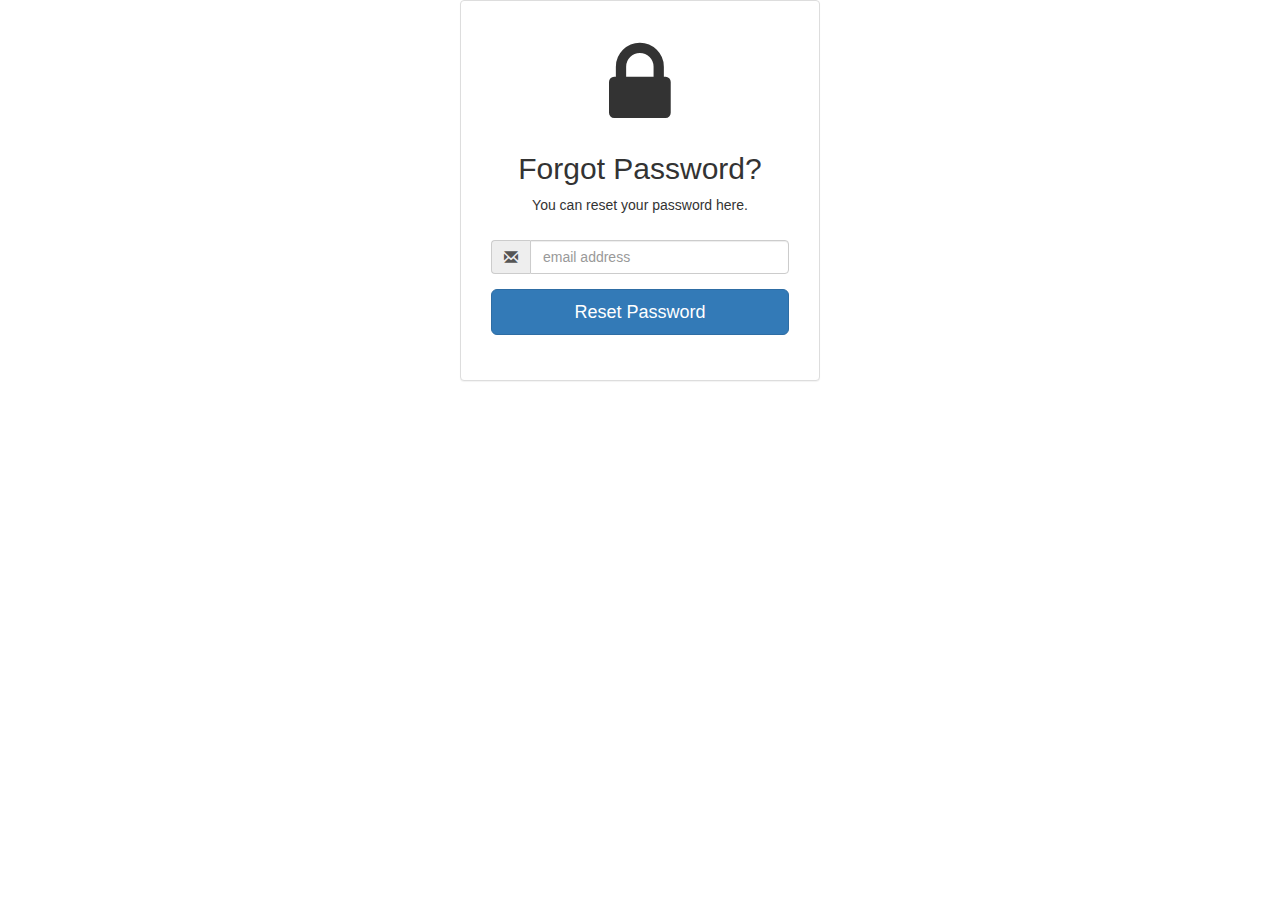
<file: forget.html>
<!DOCTYPE html>
<html lang="en">
  <head>
    <meta charset="UTF-8" />
    <meta http-equiv="X-UA-Compatible" content="IE=edge" />
    <meta name="viewport" content="width=device-width, initial-scale=1.0" />
    <link
      href="//maxcdn.bootstrapcdn.com/bootstrap/3.3.0/css/bootstrap.min.css"
      rel="stylesheet"
      id="bootstrap-css"
    />
    <script src="//maxcdn.bootstrapcdn.com/bootstrap/3.3.0/js/bootstrap.min.js"></script>
    <script src="//code.jquery.com/jquery-1.11.1.min.js"></script>
    <title>Forgetpassword</title>
  </head>
  <body>
    <link
      rel="stylesheet"
      href="https://maxcdn.bootstrapcdn.com/font-awesome/4.5.0/css/font-awesome.min.css"
    />
    <div class="form-gap"></div>
    <div class="container">
      <div class="row">
        <div class="col-md-4 col-md-offset-4">
          <div class="panel panel-default">
            <div class="panel-body">
              <div class="text-center">
                <h3><i class="fa fa-lock fa-4x"></i></h3>
                <h2 class="text-center">Forgot Password?</h2>
                <p>You can reset your password here.</p>
                <div class="panel-body">
                  <form
                    id="register-form"
                    role="form"
                    autocomplete="off"
                    class="form"
                    method="post"
                  >
                    <div class="form-group">
                      <div class="input-group">
                        <span class="input-group-addon"
                          ><i
                            class="glyphicon glyphicon-envelope color-blue"
                          ></i
                        ></span>
                        <input
                          id="email"
                          name="email"
                          placeholder="email address"
                          class="form-control"
                          type="email"
                        />
                      </div>
                    </div>
                    <div class="form-group">
                      <input
                        name="recover-submit"
                        class="btn btn-lg btn-primary btn-block"
                        value="Reset Password"
                        type="submit"
                      />
                    </div>

                    <input
                      type="hidden"
                      class="hide"
                      name="token"
                      id="token"
                      value=""
                    />
                  </form>
                </div>
              </div>
            </div>
          </div>
        </div>
      </div>
    </div>
  </body>
</html>
</file>
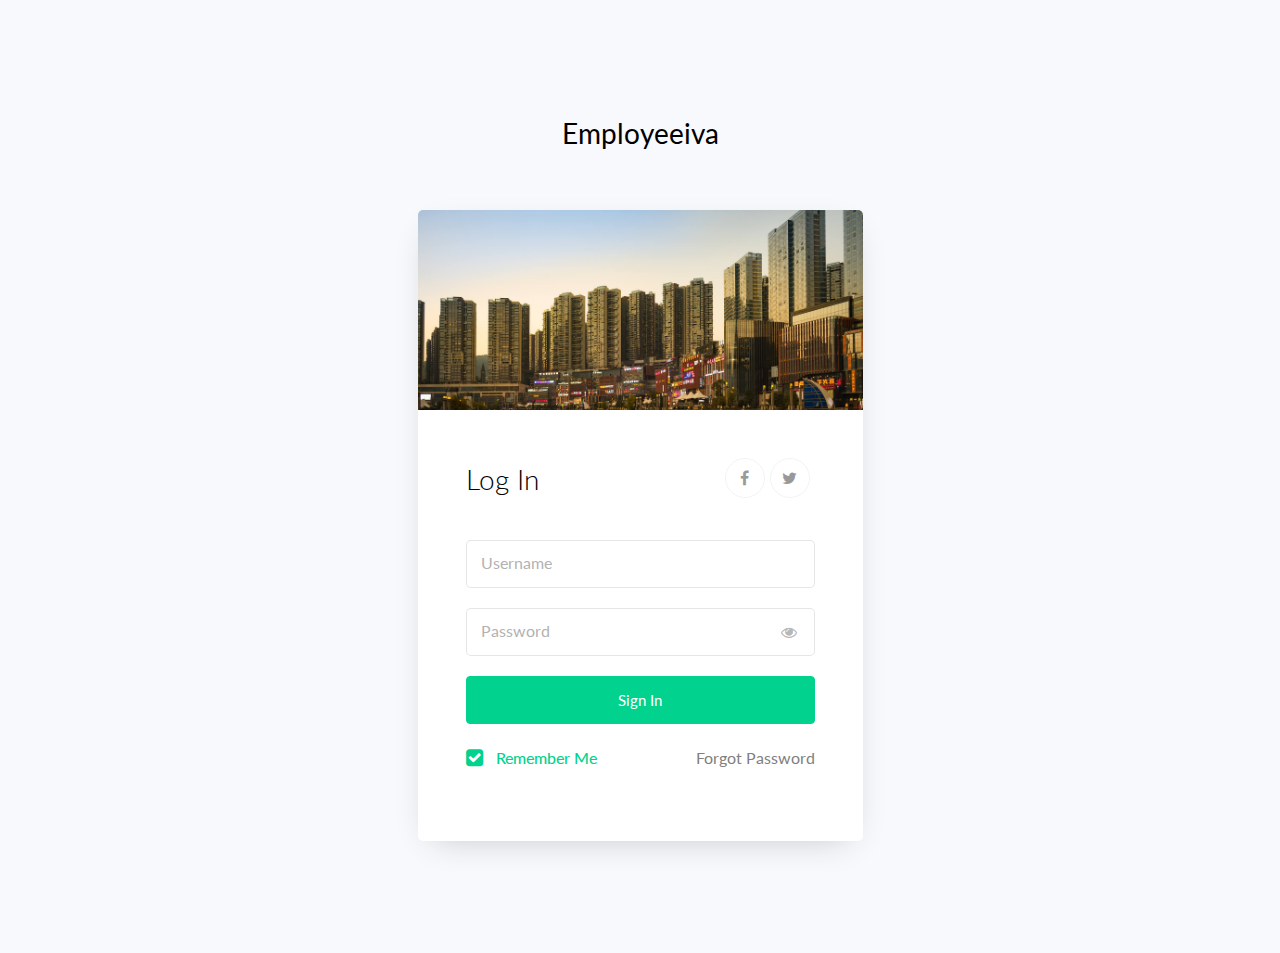
<file: login.html>
<!DOCTYPE html>
<html lang="en">
  <head>
    <title>Login</title>
    <meta charset="utf-8" />
    <meta
      name="viewport"
      content="width=device-width, initial-scale=1, shrink-to-fit=no"
    />

    <link
      href="https://fonts.googleapis.com/css?family=Lato:300,400,700&display=swap"
      rel="stylesheet"
    />

    <link
      rel="stylesheet"
      href="https://stackpath.bootstrapcdn.com/font-awesome/4.7.0/css/font-awesome.min.css"
    />

    <link rel="stylesheet" href="login-form-15/css/style.css" />
  </head>
  <body>
    <section class="ftco-section">
      <div class="container">
        <div class="row justify-content-center">
          <div class="col-md-6 text-center mb-5">
            <h2 class="heading-section">Employeeiva</h2>
          </div>
        </div>
        <div class="row justify-content-center">
          <div class="col-md-7 col-lg-5">
            <div class="wrap">
              <div
                class="img"
                style="background-image: url(img/facts-bg.jpg)"
              ></div>
              <div class="login-wrap p-4 p-md-5">
                <div class="d-flex">
                  <div class="w-100">
                    <h3 class="mb-4">Log In</h3>
                  </div>
                  <div class="w-100">
                    <p class="social-media d-flex justify-content-end">
                      <a
                        href="#"
                        class="social-icon d-flex align-items-center justify-content-center"
                        ><span class="fa fa-facebook"></span
                      ></a>
                      <a
                        href="#"
                        class="social-icon d-flex align-items-center justify-content-center"
                        ><span class="fa fa-twitter"></span
                      ></a>
                    </p>
                  </div>
                </div>
                <form action="#" class="signin-form">
                  <div class="form-group mt-3">
                    <input type="text" class="form-control" required />
                    <label class="form-control-placeholder" for="username"
                      >Username</label
                    >
                  </div>
                  <div class="form-group">
                    <input
                      id="password-field"
                      type="password"
                      class="form-control"
                      required
                    />
                    <label class="form-control-placeholder" for="password"
                      >Password</label
                    >
                    <span
                      toggle="#password-field"
                      class="fa fa-fw fa-eye field-icon toggle-password"
                    ></span>
                  </div>
                  <div class="form-group">
                    <button
                      type="submit"
                      class="form-control btn btn-primary rounded submit px-3"
                    >
                      Sign In
                    </button>
                  </div>
                  <div class="form-group d-md-flex">
                    <div class="w-50 text-left">
                      <label class="checkbox-wrap checkbox-primary mb-0"
                        >Remember Me
                        <input type="checkbox" checked />
                        <span class="checkmark"></span>
                      </label>
                    </div>
                    <div class="w-50 text-md-right">
                      <a href="forget.html">Forgot Password</a>
                    </div>
                  </div>
                </form>
              </div>
            </div>
          </div>
        </div>
      </div>
    </section>

    <script src="login-form-15/js/jquery.min.js"></script>
    <script src="login-form-15/js/popper.js"></script>
    <script src="login-form-15/js/bootstrap.min.js"></script>
    <script src="login-form-15/js/main.js"></script>
  </body>
</html>
</file>
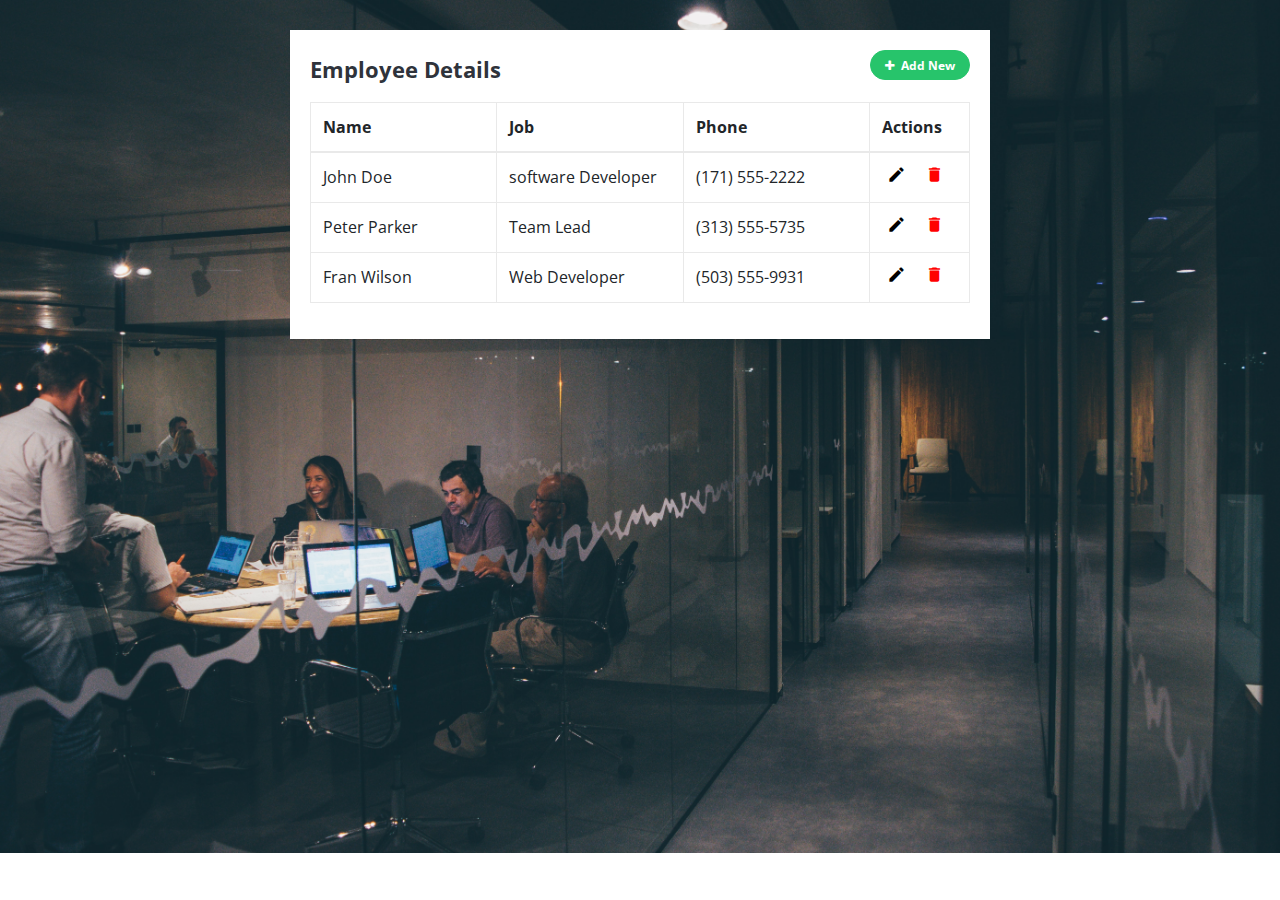
<file: ShowEmpList.html>
<!DOCTYPE html>
<html lang="en">
  <head>
    <meta charset="utf-8" />
    <meta
      name="viewport"
      content="width=device-width, initial-scale=1, shrink-to-fit=no"
    />
    <title>ShowEmpList</title>
    <link
      rel="stylesheet"
      href="https://fonts.googleapis.com/css?family=Roboto|Varela+Round|Open+Sans"
    />
    <link
      rel="stylesheet"
      href="https://stackpath.bootstrapcdn.com/bootstrap/4.5.0/css/bootstrap.min.css"
    />
    <link
      rel="stylesheet"
      href="https://fonts.googleapis.com/icon?family=Material+Icons"
    />
    <link
      rel="stylesheet"
      href="https://maxcdn.bootstrapcdn.com/font-awesome/4.7.0/css/font-awesome.min.css"
    />
    <script src="https://code.jquery.com/jquery-3.5.1.min.js"></script>
    <script src="https://cdn.jsdelivr.net/npm/popper.js@1.16.0/dist/umd/popper.min.js"></script>
    <script src="https://stackpath.bootstrapcdn.com/bootstrap/4.5.0/js/bootstrap.min.js"></script>
    <style>
      body {
        color: #2f333b;
        background-image: url(img/emplistbg.jpg);
        background-repeat: no-repeat;
        background-size: 100%;
        max-width: 100%;
        height: auto;

        font-family: "Open Sans", sans-serif;
      }
      .table-wrapper {
        width: 700px;
        margin: 30px auto;
        background: #fff;
        padding: 20px;
        box-shadow: 0 1px 1px rgba(0, 0, 0, 0.05);
      }
      .table-title {
        padding-bottom: 10px;
        margin: 0 0 10px;
      }
      .table-title h2 {
        margin: 6px 0 0;
        font-size: 22px;
      }
      .table-title .add-new {
        float: right;
        height: 30px;
        font-weight: bold;
        font-size: 12px;
        text-shadow: none;
        min-width: 100px;
        border-radius: 50px;
        border-color: #27c46b;
        line-height: 13px;
        background-color: #27c46b;
      }
      .table-title .add-new i {
        margin-right: 4px;
      }
      table.table {
        table-layout: fixed;
      }
      table.table tr th,
      table.table tr td {
        border-color: #e9e9e9;
      }
      table.table th i {
        font-size: 13px;
        margin: 0 5px;
        cursor: pointer;
      }
      table.table th:last-child {
        width: 100px;
      }
      table.table td a {
        cursor: pointer;
        display: inline-block;
        margin: 0 5px;
        min-width: 24px;
      }
      table.table td a.add {
        color: #27c46b;
      }
      table.table td a.edit {
        color: #000;
      }
      table.table td a.delete {
        color: red;
      }
      table.table td i {
        font-size: 19px;
      }
      table.table td a.add i {
        font-size: 24px;
        margin-right: -1px;
        position: relative;
        top: 3px;
      }
      table.table .form-control {
        height: 32px;
        line-height: 32px;
        box-shadow: none;
        border-radius: 2px;
      }
      table.table .form-control.error {
        border-color: #f50000;
      }
      table.table td .add {
        display: none;
      }
    </style>
    <script>
      $(document).ready(function () {
        $('[data-toggle="tooltip"]').tooltip();
        var actions = $("table td:last-child").html();
        // Append table with add row form on add new button click
        $(".add-new").click(function () {
          $(this).attr("disabled", "disabled");
          var index = $("table tbody tr:last-child").index();
          var row =
            "<tr>" +
            '<td><input type="text" class="form-control" name="name" id="name"></td>' +
            '<td><input type="text" class="form-control" name="department" id="department"></td>' +
            '<td><input type="text" class="form-control" name="phone" id="phone"></td>' +
            "<td>" +
            actions +
            "</td>" +
            "</tr>";
          $("table").append(row);
          $("table tbody tr")
            .eq(index + 1)
            .find(".add, .edit")
            .toggle();
          $('[data-toggle="tooltip"]').tooltip();
        });
        // Add row on add button click
        $(document).on("click", ".add", function () {
          var empty = false;
          var input = $(this).parents("tr").find('input[type="text"]');
          input.each(function () {
            if (!$(this).val()) {
              $(this).addClass("error");
              empty = true;
            } else {
              $(this).removeClass("error");
            }
          });
          $(this).parents("tr").find(".error").first().focus();
          if (!empty) {
            input.each(function () {
              $(this).parent("td").html($(this).val());
            });
            $(this).parents("tr").find(".add, .edit").toggle();
            $(".add-new").removeAttr("disabled");
          }
        });
        // Edit row on edit button click
        $(document).on("click", ".edit", function () {
          $(this)
            .parents("tr")
            .find("td:not(:last-child)")
            .each(function () {
              $(this).html(
                '<input type="text" class="form-control" value="' +
                  $(this).text() +
                  '">'
              );
            });
          $(this).parents("tr").find(".add, .edit").toggle();
          $(".add-new").attr("disabled", "disabled");
        });
        // Delete row on delete button click
        $(document).on("click", ".delete", function () {
          $(this).parents("tr").remove();
          $(".add-new").removeAttr("disabled");
        });
      });
    </script>
  </head>
  <body>
    <div class="container-lg">
      <div class="table-responsive">
        <div class="table-wrapper">
          <div class="table-title">
            <div class="row">
              <div class="col-sm-8">
                <h2><b>Employee Details</b></h2>
              </div>
              <div class="col-sm-4">
                <button type="button" class="btn btn-info add-new">
                  <i class="fa fa-plus"></i> Add New
                </button>
              </div>
            </div>
          </div>
          <table class="table table-bordered">
            <thead>
              <tr>
                <th>Name</th>
                <th>Job</th>
                <th>Phone</th>
                <th>Actions</th>
              </tr>
            </thead>
            <tbody>
              <tr>
                <td>John Doe</td>
                <td>software Developer</td>
                <td>(171) 555-2222</td>
                <td>
                  <a class="add" title="Add" data-toggle="tooltip"
                    ><i class="material-icons">&#xE03B;</i></a
                  >
                  <a class="edit" title="Edit" data-toggle="tooltip"
                    ><i class="material-icons">&#xE254;</i></a
                  >
                  <a class="delete" title="Delete" data-toggle="tooltip"
                    ><i class="material-icons">&#xE872;</i></a
                  >
                </td>
              </tr>
              <tr>
                <td>Peter Parker</td>
                <td>Team Lead</td>
                <td>(313) 555-5735</td>
                <td>
                  <a class="add" title="Add" data-toggle="tooltip"
                    ><i class="material-icons">&#xE03B;</i></a
                  >
                  <a class="edit" title="Edit" data-toggle="tooltip"
                    ><i class="material-icons">&#xE254;</i></a
                  >
                  <a class="delete" title="Delete" data-toggle="tooltip"
                    ><i class="material-icons">&#xE872;</i></a
                  >
                </td>
              </tr>
              <tr>
                <td>Fran Wilson</td>
                <td>Web Developer</td>
                <td>(503) 555-9931</td>
                <td>
                  <a class="add" title="Add" data-toggle="tooltip"
                    ><i class="material-icons">&#xE03B;</i></a
                  >
                  <a class="edit" title="Edit" data-toggle="tooltip"
                    ><i class="material-icons">&#xE254;</i></a
                  >
                  <a class="delete" title="Delete" data-toggle="tooltip"
                    ><i class="material-icons">&#xE872;</i></a
                  >
                </td>
              </tr>
            </tbody>
          </table>
        </div>
      </div>
    </div>
  </body>
</html>
</file>
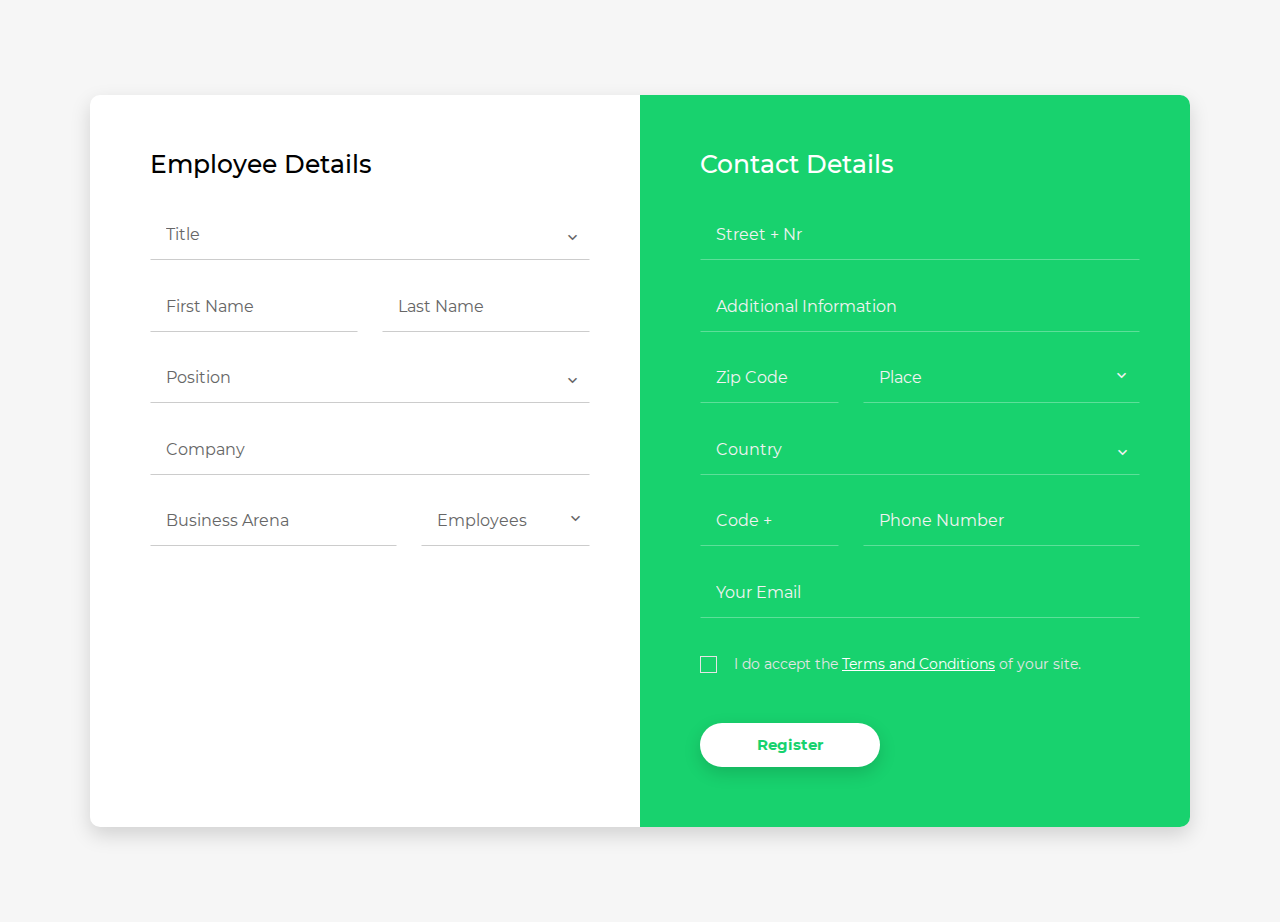
<file: colorlib-regform-36/AddEmp.html>
<!DOCTYPE html>
<html>
  <head>
    <meta charset="utf-8" />
    <title>Employee Registration</title>
    <!-- Mobile Specific Metas -->
    <meta
      name="viewport"
      content="width=device-width, initial-scale=1, maximum-scale=1"
    />
    <!-- Font-->
    <link rel="stylesheet" type="text/css" href="css/montserrat-font.css" />
    <link
      rel="stylesheet"
      type="text/css"
      href="fonts/material-design-iconic-font/css/material-design-iconic-font.min.css"
    />
    <!-- Main Style Css -->
    <link rel="stylesheet" href="css/style.css" />
  </head>
  <body class="form-v10">
    <div class="page-content">
      <div class="form-v10-content">
        <form class="form-detail" action="#" method="post" id="myform">
          <div class="form-left">
            <h2>Employee Details</h2>
            <div class="form-row">
              <select name="title">
                <option class="option" value="title">Title</option>
                <option class="option" value="businessman">Businessman</option>
                <option class="option" value="reporter">Reporter</option>
                <option class="option" value="secretary">Secretary</option>
              </select>
              <span class="select-btn">
                <i class="zmdi zmdi-chevron-down"></i>
              </span>
            </div>
            <div class="form-group">
              <div class="form-row form-row-1">
                <input
                  type="text"
                  name="first_name"
                  id="first_name"
                  class="input-text"
                  placeholder="First Name"
                  required
                />
              </div>
              <div class="form-row form-row-2">
                <input
                  type="text"
                  name="last_name"
                  id="last_name"
                  class="input-text"
                  placeholder="Last Name"
                  required
                />
              </div>
            </div>
            <div class="form-row">
              <select name="position">
                <option value="position">Position</option>
                <option value="director">Director</option>
                <option value="manager">Manager</option>
                <option value="employee">Employee</option>
              </select>
              <span class="select-btn">
                <i class="zmdi zmdi-chevron-down"></i>
              </span>
            </div>
            <div class="form-row">
              <input
                type="text"
                name="company"
                class="company"
                id="company"
                placeholder="Company"
                required
              />
            </div>
            <div class="form-group">
              <div class="form-row form-row-3">
                <input
                  type="text"
                  name="business"
                  class="business"
                  id="business"
                  placeholder="Business Arena"
                  required
                />
              </div>
              <div class="form-row form-row-4">
                <select name="employees">
                  <option value="employees">Employees</option>
                  <option value="trainee">Trainee</option>
                  <option value="colleague">Colleague</option>
                  <option value="associate">Associate</option>
                </select>
                <span class="select-btn">
                  <i class="zmdi zmdi-chevron-down"></i>
                </span>
              </div>
            </div>
          </div>
          <div class="form-right">
            <h2>Contact Details</h2>
            <div class="form-row">
              <input
                type="text"
                name="street"
                class="street"
                id="street"
                placeholder="Street + Nr"
                required
              />
            </div>
            <div class="form-row">
              <input
                type="text"
                name="additional"
                class="additional"
                id="additional"
                placeholder="Additional Information"
                required
              />
            </div>
            <div class="form-group">
              <div class="form-row form-row-1">
                <input
                  type="text"
                  name="zip"
                  class="zip"
                  id="zip"
                  placeholder="Zip Code"
                  required
                />
              </div>
              <div class="form-row form-row-2">
                <select name="place">
                  <option value="place">Place</option>
                  <option value="Street">Street</option>
                  <option value="District">District</option>
                  <option value="City">City</option>
                </select>
                <span class="select-btn">
                  <i class="zmdi zmdi-chevron-down"></i>
                </span>
              </div>
            </div>
            <div class="form-row">
              <select name="country">
                <option value="country">Country</option>
                <option value="Vietnam">Vietnam</option>
                <option value="Malaysia">Malaysia</option>
                <option value="India">India</option>
              </select>
              <span class="select-btn">
                <i class="zmdi zmdi-chevron-down"></i>
              </span>
            </div>
            <div class="form-group">
              <div class="form-row form-row-1">
                <input
                  type="text"
                  name="code"
                  class="code"
                  id="code"
                  placeholder="Code +"
                  required
                />
              </div>
              <div class="form-row form-row-2">
                <input
                  type="text"
                  name="phone"
                  class="phone"
                  id="phone"
                  placeholder="Phone Number"
                  required
                />
              </div>
            </div>
            <div class="form-row">
              <input
                type="text"
                name="your_email"
                id="your_email"
                class="input-text"
                required
                pattern="[^@]+@[^@]+.[a-zA-Z]{2,6}"
                placeholder="Your Email"
              />
            </div>
            <div class="form-checkbox">
              <label class="container"
                ><p>
                  I do accept the
                  <a href="#" class="text">Terms and Conditions</a> of your
                  site.
                </p>
                <input type="checkbox" name="checkbox" />
                <span class="checkmark"></span>
              </label>
            </div>
            <div class="form-row-last">
              <input
                type="submit"
                name="register"
                class="register"
                value="Register"
              />
            </div>
          </div>
        </form>
      </div>
    </div>
  </body>
  <!-- This templates was made by Colorlib (https://colorlib.com) -->
</html>
</file>
<file: colorlib-regform-36/css/montserrat-font.css>
@font-face {
    font-family: 'Montserrat';
    src: url('../fonts/Montserrat/Montserrat-Medium.ttf') format('truetype');
    font-weight: 500;
    font-style: normal;
}

@font-face {
    font-family: 'Montserrat';
    src: url('../fonts/Montserrat/Montserrat-ThinItalic.ttf') format('truetype');
    font-weight: 100;
    font-style: italic;
}

@font-face {
    font-family: 'Montserrat';
    src: url('../fonts/Montserrat/Montserrat-ExtraLight.ttf') format('truetype');
    font-weight: 200;
    font-style: normal;
}

@font-face {
    font-family: 'Montserrat';
    src: url('../fonts/Montserrat/Montserrat-MediumItalic.ttf') format('truetype');
    font-weight: 500;
    font-style: italic;
}

@font-face {
    font-family: 'Montserrat';
    src: url('../fonts/Montserrat/Montserrat-Bold.ttf') format('truetype');
    font-weight: bold;
    font-style: normal;
}

@font-face {
    font-family: 'Montserrat';
    src: url('../fonts/Montserrat/Montserrat-ExtraLightItalic.ttf') format('truetype');
    font-weight: 200;
    font-style: italic;
}

@font-face {
    font-family: 'Montserrat';
    src: url('../fonts/Montserrat/Montserrat-BoldItalic.ttf') format('truetype');
    font-weight: bold;
    font-style: italic;
}

@font-face {
    font-family: 'Montserrat';
    src: url('../fonts/Montserrat/Montserrat-SemiBold.ttf') format('truetype');
    font-weight: 600;
    font-style: normal;
}

@font-face {
    font-family: 'Montserrat';
    src: url('../fonts/Montserrat/Montserrat-Light.ttf') format('truetype');
    font-weight: 300;
    font-style: normal;
}

@font-face {
    font-family: 'Montserrat';
    src: url('../fonts/Montserrat/Montserrat-ExtraBold.ttf') format('truetype');
    font-weight: 800;
    font-style: normal;
}

@font-face {
    font-family: 'Montserrat';
    src: url('../fonts/Montserrat/Montserrat-ExtraBoldItalic.ttf') format('truetype');
    font-weight: 800;
    font-style: italic;
}

@font-face {
    font-family: 'Montserrat';
    src: url('../fonts/Montserrat/Montserrat-SemiBoldItalic.ttf') format('truetype');
    font-weight: 600;
    font-style: italic;
}

@font-face {
    font-family: 'Montserrat';
    src: url('../fonts/Montserrat/Montserrat-Italic.ttf') format('truetype');
    font-weight: normal;
    font-style: italic;
}

@font-face {
    font-family: 'Montserrat';
    src: url('../fonts/Montserrat/Montserrat-Thin.ttf') format('truetype');
    font-weight: 100;
    font-style: normal;
}

@font-face {
    font-family: 'Montserrat';
    src: url('../fonts/Montserrat/Montserrat-Regular.ttf') format('truetype');
    font-weight: normal;
    font-style: normal;
}

@font-face {
    font-family: 'Montserrat';
    src: url('../fonts/Montserrat/Montserrat-LightItalic.ttf') format('truetype');
    font-weight: 300;
    font-style: italic;
}

@font-face {
    font-family: 'Montserrat';
    src: url('../fonts/Montserrat/Montserrat-Black.ttf') format('truetype');
    font-weight: 900;
    font-style: normal;
}

@font-face {
    font-family: 'Montserrat';
    src: url('../fonts/Montserrat/Montserrat-BlackItalic.ttf') format('truetype');
    font-weight: 900;
    font-style: italic;
}
</file>
<file: colorlib-regform-36/css/style.css>
body {
  margin: 0;
}
.page-content {
  width: 100%;
  margin: 0 auto;
  background: #fff;
  display: flex;
  display: -webkit-flex;
  justify-content: center;
  -o-justify-content: center;
  -ms-justify-content: center;
  -moz-justify-content: center;
  -webkit-justify-content: center;
  align-items: center;
  -o-align-items: center;
  -ms-align-items: center;
  -moz-align-items: center;
  -webkit-align-items: center;
  background-image: -moz-linear-gradient(
    136deg,
    rgb(243, 243, 243) 0%,
    rgb(255, 255, 255) 0%
  );
  background-image: -webkit-linear-gradient(
    136deg,
    rgb(179, 176, 176) 0%,
    rgb(246, 246, 246) 0%
  );
  background-image: -ms-linear-gradient(
    136deg,
    rgb(149, 153, 226) 0%,
    rgb(139, 198, 236) 0%
  );
}
.form-v10-content {
  background: #fff;
  width: 1100px;
  border-radius: 10px;
  -o-border-radius: 10px;
  -ms-border-radius: 10px;
  -moz-border-radius: 10px;
  -webkit-border-radius: 10px;
  box-shadow: 0px 8px 20px 0px rgba(0, 0, 0, 0.15);
  -o-box-shadow: 0px 8px 20px 0px rgba(0, 0, 0, 0.15);
  -ms-box-shadow: 0px 8px 20px 0px rgba(0, 0, 0, 0.15);
  -moz-box-shadow: 0px 8px 20px 0px rgba(0, 0, 0, 0.15);
  -webkit-box-shadow: 0px 8px 20px 0px rgba(0, 0, 0, 0.15);
  margin: 95px 0;
  position: relative;
  font-family: "Montserrat", sans-serif;
}
.form-v10-content .form-detail {
  position: relative;
  width: 100%;
  display: flex;
  display: -webkit-flex;
}
.form-v10-content .form-detail h2 {
  font-weight: 500;
  font-size: 25px;
  margin-bottom: 34px;
  padding: 33px 50px 0px 60px;
}
.form-v10-content .form-detail .form-left {
  border-top-left-radius: 10px;
  border-bottom-left-radius: 10px;
  width: 100%;
}
.form-v10-content .form-detail .form-left h2 {
  color: #000;
}
.form-v10-content .form-detail .form-right {
  width: 100%;
  background: #18d26e;
  border-top-right-radius: 10px;
  border-bottom-right-radius: 10px;
}
.form-v10-content .form-detail .form-right h2 {
  color: #fff;
}
.form-v10-content .form-detail .form-group {
  display: flex;
  display: -webkit-flex;
}
.form-v10-content .form-detail .form-row {
  position: relative;
  margin-bottom: 24px;
  padding-left: 60px;
  padding-right: 50px;
}
.form-v10-content .form-detail .form-left .form-group .form-row.form-row-1 {
  width: 50%;
  padding: 0 12px 0 60px;
}
.form-v10-content .form-detail .form-left .form-group .form-row.form-row-2 {
  width: 50%;
  padding: 0 50px 0 12px;
}
.form-v10-content .form-detail .form-left .form-group .form-row.form-row-3 {
  width: 73%;
  padding: 0 12px 0 60px;
}
.form-v10-content .form-detail .form-left .form-group .form-row.form-row-4 {
  width: 50%;
  padding: 0 50px 0 12px;
}
.form-v10-content .form-detail .form-right .form-group .form-row.form-row-1 {
  width: 50%;
  padding: 0 12px 0 60px;
}
.form-v10-content .form-detail .form-right .form-group .form-row.form-row-2 {
  width: 100%;
  padding: 0 50px 0 12px;
}
.form-v10-content .form-detail select,
.form-v10-content .form-detail input {
  width: 100%;
  padding: 11.5px 15px 15px 15px;
  border: 1px solid transparent;
  background: transparent;
  appearance: unset;
  -moz-appearance: unset;
  -webkit-appearance: unset;
  -o-appearance: unset;
  -ms-appearance: unset;
  outline: none;
  -moz-outline: none;
  -webkit-outline: none;
  -o-outline: none;
  -ms-outline: none;
  font-family: "Montserrat", sans-serif;
  font-size: 16px;
  box-sizing: border-box;
  -moz-box-sizing: border-box;
  -webkit-box-sizing: border-box;
  -o-box-sizing: border-box;
  -ms-box-sizing: border-box;
}
.form-v10-content .form-detail select {
  background: 0 0;
  position: relative;
  z-index: 9;
  cursor: pointer;
}
.form-v10-content .form-detail .form-left select {
  color: #666;
}
.form-v10-content .form-detail .form-right select {
  color: #f2f2f2;
}
.form-v10-content .form-detail .select-btn {
  z-index: 0;
  position: absolute;
  top: 30%;
  right: 11.5%;
  font-size: 18px;
}
.form-v10-content .form-detail .form-left .select-btn {
  color: #666;
}
.form-v10-content .form-detail .form-right .select-btn {
  color: #f2f2f2;
}
.form-v10-content .form-detail .form-group .form-row.form-row-4 .select-btn {
  top: 20%;
  right: 26%;
}
.form-v10-content
  .form-detail
  .form-right
  .form-group
  .form-row.form-row-2
  .select-btn {
  top: 20%;
  right: 19%;
}
.form-v10-content .form-detail .form-left input {
  color: #000;
}
.form-v10-content .form-detail .form-right input {
  color: rgb(255, 255, 255);
}
.form-v10-content .form-detail .form-left input,
.form-v10-content .form-detail .form-left select {
  border-bottom: 1px solid #ccc;
}
.form-v10-content .form-detail .form-left input:focus,
.form-v10-content .form-detail .form-left select:focus {
  border-bottom: 1px solid #999;
}
.form-v10-content .form-detail .form-right input,
.form-v10-content .form-detail .form-right select {
  border-bottom: 1px solid;
  border-bottom-color: rgba(255, 255, 255, 0.3);
}
.form-v10-content .form-detail .form-right input:focus,
.form-v10-content .form-detail .form-right select:focus {
  border-bottom: 1px solid #ccc;
}
.form-v10-content .form-detail .form-right select option {
  background: #4835d4;
}
.form-v10-content .form-detail .form-checkbox {
  margin-top: 37px;
  padding: 0 50px 0 60px;
  position: relative;
}
.form-v10-content .form-detail .form-checkbox input {
  position: absolute;
  opacity: 0;
}
.form-v10-content .form-detail .form-checkbox .checkmark {
  position: absolute;
  top: 1px;
  left: 60px;
  height: 15px;
  width: 15px;
  border: 1px solid #e5e5e5;
  cursor: pointer;
}
.form-v10-content .form-detail .form-checkbox .checkmark::after {
  content: "";
  position: absolute;
  left: 5px;
  top: 1px;
  width: 3px;
  height: 8px;
  border: 1px solid #fff;
  border-width: 0 2px 2px 0;
  -webkit-transform: rotate(45deg);
  -ms-transform: rotate(45deg);
  -o-transform: rotate(45deg);
  -moz-transform: rotate(45deg);
  transform: rotate(45deg);
  display: none;
}
.form-v10-content
  .form-detail
  .form-checkbox
  input:checked
  ~ .checkmark::after {
  display: block;
}
.form-v10-content .form-detail .form-checkbox p {
  margin-left: 34px;
  color: #e5e5e5;
  font-size: 14px;
  font-weight: 400;
}
.form-v10-content .form-detail .form-checkbox .text {
  font-weight: 400;
  color: #fff;
  text-decoration: underline;
}
.form-v10-content .form-detail .form-right .form-row-last {
  padding-left: 60px;
  margin: 44px 0 10px;
}
.form-v10-content .form-detail .form-right .register {
  background: rgb(255, 255, 255);
  border-radius: 25px;
  -o-border-radius: 25px;
  -ms-border-radius: 25px;
  -moz-border-radius: 25px;
  -webkit-border-radius: 25px;
  box-shadow: 0px 6px 17px 0px rgba(0, 0, 0, 0.15);
  -o-box-shadow: 0px 6px 17px 0px rgba(0, 0, 0, 0.15);
  -ms-box-shadow: 0px 6px 17px 0px rgba(0, 0, 0, 0.15);
  -moz-box-shadow: 0px 6px 17px 0px rgba(0, 0, 0, 0.15);
  -webkit-box-shadow: 0px 6px 17px 0px rgba(0, 0, 0, 0.15);
  width: 180px;
  border: none;
  margin: 6px 0 50px 0px;
  cursor: pointer;
  color: #18d26e;
  font-weight: 700;
  font-size: 15px;
}
.form-v10-content .form-detail .form-right .register:hover {
  background: #ccc;
}
.form-v10-content .form-detail .form-right .form-row-last input {
  padding: 12.5px;
}
.form-v10-content .form-detail .form-left input::-webkit-input-placeholder {
  /* Chrome/Opera/Safari */
  color: #666;
  font-size: 16px;
}
.form-v10-content .form-detail .form-left input::-moz-placeholder {
  /* Firefox 19+ */
  color: #666;
  font-size: 16px;
}
.form-v10-content .form-detail .form-left input:-ms-input-placeholder {
  /* IE 10+ */
  color: #666;
  font-size: 16px;
}
.form-v10-content .form-detail .form-left input:-moz-placeholder {
  /* Firefox 18- */
  color: #666;
  font-size: 16px;
}
.form-v10-content .form-detail .form-right input::-webkit-input-placeholder {
  /* Chrome/Opera/Safari */
  color: #f2f2f2;
  font-size: 16px;
}
.form-v10-content .form-detail .form-right input::-moz-placeholder {
  /* Firefox 19+ */
  color: #f2f2f2;
  font-size: 16px;
}
.form-v10-content .form-detail .form-right input:-ms-input-placeholder {
  /* IE 10+ */
  color: #f2f2f2;
  font-size: 16px;
}
.form-v10-content .form-detail .form-right input:-moz-placeholder {
  /* Firefox 18- */
  color: #f2f2f2;
  font-size: 16px;
}

/* Responsive */
@media screen and (max-width: 1199px) {
  .form-v10-content {
    margin: 95px 20px;
  }
}
@media screen and (max-width: 991px) and (min-width: 768px) {
  .form-v10-content .form-detail .form-group {
    flex-direction: column;
    -o-flex-direction: column;
    -ms-flex-direction: column;
    -moz-flex-direction: column;
    -webkit-flex-direction: column;
  }
  .form-v10-content .form-detail .form-left .form-group .form-row.form-row-1,
  .form-v10-content .form-detail .form-left .form-group .form-row.form-row-2,
  .form-v10-content .form-detail .form-left .form-group .form-row.form-row-3,
  .form-v10-content .form-detail .form-left .form-group .form-row.form-row-4,
  .form-v10-content .form-detail .form-right .form-group .form-row.form-row-1,
  .form-v10-content .form-detail .form-right .form-group .form-row.form-row-2 {
    width: auto;
    padding: 0 50px 0 60px;
  }
  .form-v10-content .form-detail .select-btn,
  .form-v10-content
    .form-detail
    .form-left
    .form-group
    .form-row.form-row-4
    .select-btn,
  .form-v10-content
    .form-detail
    .form-right
    .form-group
    .form-row.form-row-2
    .select-btn {
    right: 15%;
  }
}
@media screen and (max-width: 767px) {
  .form-v10-content .form-detail {
    flex-direction: column;
    -o-flex-direction: column;
    -ms-flex-direction: column;
    -moz-flex-direction: column;
    -webkit-flex-direction: column;
  }
  .form-v10-content .form-detail .form-right {
    border-top-right-radius: 0px;
    border-bottom-left-radius: 10px;
  }
  .form-v10-content .form-detail .form-left {
    padding-bottom: 50px;
  }
}
@media screen and (max-width: 575px) {
  .form-v10-content .form-detail .form-group {
    flex-direction: column;
    -o-flex-direction: column;
    -ms-flex-direction: column;
    -moz-flex-direction: column;
    -webkit-flex-direction: column;
  }
  .form-v10-content .form-detail .form-row,
  .form-v10-content .form-detail .form-left .form-group .form-row.form-row-1,
  .form-v10-content .form-detail .form-left .form-group .form-row.form-row-2,
  .form-v10-content .form-detail .form-left .form-group .form-row.form-row-3,
  .form-v10-content .form-detail .form-left .form-group .form-row.form-row-4,
  .form-v10-content .form-detail .form-right .form-group .form-row.form-row-1,
  .form-v10-content .form-detail .form-right .form-group .form-row.form-row-2 {
    width: auto;
    padding: 0 30px;
  }
  .form-v10-content .form-detail .select-btn,
  .form-v10-content
    .form-detail
    .form-left
    .form-group
    .form-row.form-row-4
    .select-btn,
  .form-v10-content
    .form-detail
    .form-right
    .form-group
    .form-row.form-row-2
    .select-btn {
    right: 15%;
  }
  .form-v10-content .form-detail h2 {
    padding: 33px 30px 0px 30px;
  }
  .form-v10-content .form-detail .form-checkbox {
    padding: 0 30px;
  }
  .form-v10-content .form-detail .form-checkbox .checkmark {
    left: 30px;
  }
  .form-v10-content .form-detail .form-right .form-row-last {
    padding-left: 0;
    text-align: center;
    margin: 44px 0 30px;
  }
}
</file>
<file: colorlib-regform-36/fonts/material-design-iconic-font/css/material-design-iconic-font.min.css>
@font-face{font-family:Material-Design-Iconic-Font;src:url(../fonts/Material-Design-Iconic-Font.woff2?v=2.2.0) format('woff2'),url(../fonts/Material-Design-Iconic-Font.woff?v=2.2.0) format('woff'),url(../fonts/Material-Design-Iconic-Font.ttf?v=2.2.0) format('truetype')}.zmdi{display:inline-block;font:normal normal normal 14px/1 'Material-Design-Iconic-Font';font-size:inherit;text-rendering:auto;-webkit-font-smoothing:antialiased;-moz-osx-font-smoothing:grayscale}.zmdi-hc-lg{font-size:1.33333333em;line-height:.75em;vertical-align:-15%}.zmdi-hc-2x{font-size:2em}.zmdi-hc-3x{font-size:3em}.zmdi-hc-4x{font-size:4em}.zmdi-hc-5x{font-size:5em}.zmdi-hc-fw{width:1.28571429em;text-align:center}.zmdi-hc-ul{padding-left:0;margin-left:2.14285714em;list-style-type:none}.zmdi-hc-ul>li{position:relative}.zmdi-hc-li{position:absolute;left:-2.14285714em;width:2.14285714em;top:.14285714em;text-align:center}.zmdi-hc-li.zmdi-hc-lg{left:-1.85714286em}.zmdi-hc-border{padding:.1em .25em;border:solid .1em #9e9e9e;border-radius:2px}.zmdi-hc-border-circle{padding:.1em .25em;border:solid .1em #9e9e9e;border-radius:50%}.zmdi.pull-left{float:left;margin-right:.15em}.zmdi.pull-right{float:right;margin-left:.15em}.zmdi-hc-spin{-webkit-animation:zmdi-spin 1.5s infinite linear;animation:zmdi-spin 1.5s infinite linear}.zmdi-hc-spin-reverse{-webkit-animation:zmdi-spin-reverse 1.5s infinite linear;animation:zmdi-spin-reverse 1.5s infinite linear}@-webkit-keyframes zmdi-spin{0%{-webkit-transform:rotate(0deg);transform:rotate(0deg)}100%{-webkit-transform:rotate(359deg);transform:rotate(359deg)}}@keyframes zmdi-spin{0%{-webkit-transform:rotate(0deg);transform:rotate(0deg)}100%{-webkit-transform:rotate(359deg);transform:rotate(359deg)}}@-webkit-keyframes zmdi-spin-reverse{0%{-webkit-transform:rotate(0deg);transform:rotate(0deg)}100%{-webkit-transform:rotate(-359deg);transform:rotate(-359deg)}}@keyframes zmdi-spin-reverse{0%{-webkit-transform:rotate(0deg);transform:rotate(0deg)}100%{-webkit-transform:rotate(-359deg);transform:rotate(-359deg)}}.zmdi-hc-rotate-90{-webkit-transform:rotate(90deg);-ms-transform:rotate(90deg);transform:rotate(90deg)}.zmdi-hc-rotate-180{-webkit-transform:rotate(180deg);-ms-transform:rotate(180deg);transform:rotate(180deg)}.zmdi-hc-rotate-270{-webkit-transform:rotate(270deg);-ms-transform:rotate(270deg);transform:rotate(270deg)}.zmdi-hc-flip-horizontal{-webkit-transform:scale(-1,1);-ms-transform:scale(-1,1);transform:scale(-1,1)}.zmdi-hc-flip-vertical{-webkit-transform:scale(1,-1);-ms-transform:scale(1,-1);transform:scale(1,-1)}.zmdi-hc-stack{position:relative;display:inline-block;width:2em;height:2em;line-height:2em;vertical-align:middle}.zmdi-hc-stack-1x,.zmdi-hc-stack-2x{position:absolute;left:0;width:100%;text-align:center}.zmdi-hc-stack-1x{line-height:inherit}.zmdi-hc-stack-2x{font-size:2em}.zmdi-hc-inverse{color:#fff}.zmdi-3d-rotation:before{content:'\f101'}.zmdi-airplane-off:before{content:'\f102'}.zmdi-airplane:before{content:'\f103'}.zmdi-album:before{content:'\f104'}.zmdi-archive:before{content:'\f105'}.zmdi-assignment-account:before{content:'\f106'}.zmdi-assignment-alert:before{content:'\f107'}.zmdi-assignment-check:before{content:'\f108'}.zmdi-assignment-o:before{content:'\f109'}.zmdi-assignment-return:before{content:'\f10a'}.zmdi-assignment-returned:before{content:'\f10b'}.zmdi-assignment:before{content:'\f10c'}.zmdi-attachment-alt:before{content:'\f10d'}.zmdi-attachment:before{content:'\f10e'}.zmdi-audio:before{content:'\f10f'}.zmdi-badge-check:before{content:'\f110'}.zmdi-balance-wallet:before{content:'\f111'}.zmdi-balance:before{content:'\f112'}.zmdi-battery-alert:before{content:'\f113'}.zmdi-battery-flash:before{content:'\f114'}.zmdi-battery-unknown:before{content:'\f115'}.zmdi-battery:before{content:'\f116'}.zmdi-bike:before{content:'\f117'}.zmdi-block-alt:before{content:'\f118'}.zmdi-block:before{content:'\f119'}.zmdi-boat:before{content:'\f11a'}.zmdi-book-image:before{content:'\f11b'}.zmdi-book:before{content:'\f11c'}.zmdi-bookmark-outline:before{content:'\f11d'}.zmdi-bookmark:before{content:'\f11e'}.zmdi-brush:before{content:'\f11f'}.zmdi-bug:before{content:'\f120'}.zmdi-bus:before{content:'\f121'}.zmdi-cake:before{content:'\f122'}.zmdi-car-taxi:before{content:'\f123'}.zmdi-car-wash:before{content:'\f124'}.zmdi-car:before{content:'\f125'}.zmdi-card-giftcard:before{content:'\f126'}.zmdi-card-membership:before{content:'\f127'}.zmdi-card-travel:before{content:'\f128'}.zmdi-card:before{content:'\f129'}.zmdi-case-check:before{content:'\f12a'}.zmdi-case-download:before{content:'\f12b'}.zmdi-case-play:before{content:'\f12c'}.zmdi-case:before{content:'\f12d'}.zmdi-cast-connected:before{content:'\f12e'}.zmdi-cast:before{content:'\f12f'}.zmdi-chart-donut:before{content:'\f130'}.zmdi-chart:before{content:'\f131'}.zmdi-city-alt:before{content:'\f132'}.zmdi-city:before{content:'\f133'}.zmdi-close-circle-o:before{content:'\f134'}.zmdi-close-circle:before{content:'\f135'}.zmdi-close:before{content:'\f136'}.zmdi-cocktail:before{content:'\f137'}.zmdi-code-setting:before{content:'\f138'}.zmdi-code-smartphone:before{content:'\f139'}.zmdi-code:before{content:'\f13a'}.zmdi-coffee:before{content:'\f13b'}.zmdi-collection-bookmark:before{content:'\f13c'}.zmdi-collection-case-play:before{content:'\f13d'}.zmdi-collection-folder-image:before{content:'\f13e'}.zmdi-collection-image-o:before{content:'\f13f'}.zmdi-collection-image:before{content:'\f140'}.zmdi-collection-item-1:before{content:'\f141'}.zmdi-collection-item-2:before{content:'\f142'}.zmdi-collection-item-3:before{content:'\f143'}.zmdi-collection-item-4:before{content:'\f144'}.zmdi-collection-item-5:before{content:'\f145'}.zmdi-collection-item-6:before{content:'\f146'}.zmdi-collection-item-7:before{content:'\f147'}.zmdi-collection-item-8:before{content:'\f148'}.zmdi-collection-item-9-plus:before{content:'\f149'}.zmdi-collection-item-9:before{content:'\f14a'}.zmdi-collection-item:before{content:'\f14b'}.zmdi-collection-music:before{content:'\f14c'}.zmdi-collection-pdf:before{content:'\f14d'}.zmdi-collection-plus:before{content:'\f14e'}.zmdi-collection-speaker:before{content:'\f14f'}.zmdi-collection-text:before{content:'\f150'}.zmdi-collection-video:before{content:'\f151'}.zmdi-compass:before{content:'\f152'}.zmdi-cutlery:before{content:'\f153'}.zmdi-delete:before{content:'\f154'}.zmdi-dialpad:before{content:'\f155'}.zmdi-dns:before{content:'\f156'}.zmdi-drink:before{content:'\f157'}.zmdi-edit:before{content:'\f158'}.zmdi-email-open:before{content:'\f159'}.zmdi-email:before{content:'\f15a'}.zmdi-eye-off:before{content:'\f15b'}.zmdi-eye:before{content:'\f15c'}.zmdi-eyedropper:before{content:'\f15d'}.zmdi-favorite-outline:before{content:'\f15e'}.zmdi-favorite:before{content:'\f15f'}.zmdi-filter-list:before{content:'\f160'}.zmdi-fire:before{content:'\f161'}.zmdi-flag:before{content:'\f162'}.zmdi-flare:before{content:'\f163'}.zmdi-flash-auto:before{content:'\f164'}.zmdi-flash-off:before{content:'\f165'}.zmdi-flash:before{content:'\f166'}.zmdi-flip:before{content:'\f167'}.zmdi-flower-alt:before{content:'\f168'}.zmdi-flower:before{content:'\f169'}.zmdi-font:before{content:'\f16a'}.zmdi-fullscreen-alt:before{content:'\f16b'}.zmdi-fullscreen-exit:before{content:'\f16c'}.zmdi-fullscreen:before{content:'\f16d'}.zmdi-functions:before{content:'\f16e'}.zmdi-gas-station:before{content:'\f16f'}.zmdi-gesture:before{content:'\f170'}.zmdi-globe-alt:before{content:'\f171'}.zmdi-globe-lock:before{content:'\f172'}.zmdi-globe:before{content:'\f173'}.zmdi-graduation-cap:before{content:'\f174'}.zmdi-home:before{content:'\f175'}.zmdi-hospital-alt:before{content:'\f176'}.zmdi-hospital:before{content:'\f177'}.zmdi-hotel:before{content:'\f178'}.zmdi-hourglass-alt:before{content:'\f179'}.zmdi-hourglass-outline:before{content:'\f17a'}.zmdi-hourglass:before{content:'\f17b'}.zmdi-http:before{content:'\f17c'}.zmdi-image-alt:before{content:'\f17d'}.zmdi-image-o:before{content:'\f17e'}.zmdi-image:before{content:'\f17f'}.zmdi-inbox:before{content:'\f180'}.zmdi-invert-colors-off:before{content:'\f181'}.zmdi-invert-colors:before{content:'\f182'}.zmdi-key:before{content:'\f183'}.zmdi-label-alt-outline:before{content:'\f184'}.zmdi-label-alt:before{content:'\f185'}.zmdi-label-heart:before{content:'\f186'}.zmdi-label:before{content:'\f187'}.zmdi-labels:before{content:'\f188'}.zmdi-lamp:before{content:'\f189'}.zmdi-landscape:before{content:'\f18a'}.zmdi-layers-off:before{content:'\f18b'}.zmdi-layers:before{content:'\f18c'}.zmdi-library:before{content:'\f18d'}.zmdi-link:before{content:'\f18e'}.zmdi-lock-open:before{content:'\f18f'}.zmdi-lock-outline:before{content:'\f190'}.zmdi-lock:before{content:'\f191'}.zmdi-mail-reply-all:before{content:'\f192'}.zmdi-mail-reply:before{content:'\f193'}.zmdi-mail-send:before{content:'\f194'}.zmdi-mall:before{content:'\f195'}.zmdi-map:before{content:'\f196'}.zmdi-menu:before{content:'\f197'}.zmdi-money-box:before{content:'\f198'}.zmdi-money-off:before{content:'\f199'}.zmdi-money:before{content:'\f19a'}.zmdi-more-vert:before{content:'\f19b'}.zmdi-more:before{content:'\f19c'}.zmdi-movie-alt:before{content:'\f19d'}.zmdi-movie:before{content:'\f19e'}.zmdi-nature-people:before{content:'\f19f'}.zmdi-nature:before{content:'\f1a0'}.zmdi-navigation:before{content:'\f1a1'}.zmdi-open-in-browser:before{content:'\f1a2'}.zmdi-open-in-new:before{content:'\f1a3'}.zmdi-palette:before{content:'\f1a4'}.zmdi-parking:before{content:'\f1a5'}.zmdi-pin-account:before{content:'\f1a6'}.zmdi-pin-assistant:before{content:'\f1a7'}.zmdi-pin-drop:before{content:'\f1a8'}.zmdi-pin-help:before{content:'\f1a9'}.zmdi-pin-off:before{content:'\f1aa'}.zmdi-pin:before{content:'\f1ab'}.zmdi-pizza:before{content:'\f1ac'}.zmdi-plaster:before{content:'\f1ad'}.zmdi-power-setting:before{content:'\f1ae'}.zmdi-power:before{content:'\f1af'}.zmdi-print:before{content:'\f1b0'}.zmdi-puzzle-piece:before{content:'\f1b1'}.zmdi-quote:before{content:'\f1b2'}.zmdi-railway:before{content:'\f1b3'}.zmdi-receipt:before{content:'\f1b4'}.zmdi-refresh-alt:before{content:'\f1b5'}.zmdi-refresh-sync-alert:before{content:'\f1b6'}.zmdi-refresh-sync-off:before{content:'\f1b7'}.zmdi-refresh-sync:before{content:'\f1b8'}.zmdi-refresh:before{content:'\f1b9'}.zmdi-roller:before{content:'\f1ba'}.zmdi-ruler:before{content:'\f1bb'}.zmdi-scissors:before{content:'\f1bc'}.zmdi-screen-rotation-lock:before{content:'\f1bd'}.zmdi-screen-rotation:before{content:'\f1be'}.zmdi-search-for:before{content:'\f1bf'}.zmdi-search-in-file:before{content:'\f1c0'}.zmdi-search-in-page:before{content:'\f1c1'}.zmdi-search-replace:before{content:'\f1c2'}.zmdi-search:before{content:'\f1c3'}.zmdi-seat:before{content:'\f1c4'}.zmdi-settings-square:before{content:'\f1c5'}.zmdi-settings:before{content:'\f1c6'}.zmdi-shield-check:before{content:'\f1c7'}.zmdi-shield-security:before{content:'\f1c8'}.zmdi-shopping-basket:before{content:'\f1c9'}.zmdi-shopping-cart-plus:before{content:'\f1ca'}.zmdi-shopping-cart:before{content:'\f1cb'}.zmdi-sign-in:before{content:'\f1cc'}.zmdi-sort-amount-asc:before{content:'\f1cd'}.zmdi-sort-amount-desc:before{content:'\f1ce'}.zmdi-sort-asc:before{content:'\f1cf'}.zmdi-sort-desc:before{content:'\f1d0'}.zmdi-spellcheck:before{content:'\f1d1'}.zmdi-storage:before{content:'\f1d2'}.zmdi-store-24:before{content:'\f1d3'}.zmdi-store:before{content:'\f1d4'}.zmdi-subway:before{content:'\f1d5'}.zmdi-sun:before{content:'\f1d6'}.zmdi-tab-unselected:before{content:'\f1d7'}.zmdi-tab:before{content:'\f1d8'}.zmdi-tag-close:before{content:'\f1d9'}.zmdi-tag-more:before{content:'\f1da'}.zmdi-tag:before{content:'\f1db'}.zmdi-thumb-down:before{content:'\f1dc'}.zmdi-thumb-up-down:before{content:'\f1dd'}.zmdi-thumb-up:before{content:'\f1de'}.zmdi-ticket-star:before{content:'\f1df'}.zmdi-toll:before{content:'\f1e0'}.zmdi-toys:before{content:'\f1e1'}.zmdi-traffic:before{content:'\f1e2'}.zmdi-translate:before{content:'\f1e3'}.zmdi-triangle-down:before{content:'\f1e4'}.zmdi-triangle-up:before{content:'\f1e5'}.zmdi-truck:before{content:'\f1e6'}.zmdi-turning-sign:before{content:'\f1e7'}.zmdi-wallpaper:before{content:'\f1e8'}.zmdi-washing-machine:before{content:'\f1e9'}.zmdi-window-maximize:before{content:'\f1ea'}.zmdi-window-minimize:before{content:'\f1eb'}.zmdi-window-restore:before{content:'\f1ec'}.zmdi-wrench:before{content:'\f1ed'}.zmdi-zoom-in:before{content:'\f1ee'}.zmdi-zoom-out:before{content:'\f1ef'}.zmdi-alert-circle-o:before{content:'\f1f0'}.zmdi-alert-circle:before{content:'\f1f1'}.zmdi-alert-octagon:before{content:'\f1f2'}.zmdi-alert-polygon:before{content:'\f1f3'}.zmdi-alert-triangle:before{content:'\f1f4'}.zmdi-help-outline:before{content:'\f1f5'}.zmdi-help:before{content:'\f1f6'}.zmdi-info-outline:before{content:'\f1f7'}.zmdi-info:before{content:'\f1f8'}.zmdi-notifications-active:before{content:'\f1f9'}.zmdi-notifications-add:before{content:'\f1fa'}.zmdi-notifications-none:before{content:'\f1fb'}.zmdi-notifications-off:before{content:'\f1fc'}.zmdi-notifications-paused:before{content:'\f1fd'}.zmdi-notifications:before{content:'\f1fe'}.zmdi-account-add:before{content:'\f1ff'}.zmdi-account-box-mail:before{content:'\f200'}.zmdi-account-box-o:before{content:'\f201'}.zmdi-account-box-phone:before{content:'\f202'}.zmdi-account-box:before{content:'\f203'}.zmdi-account-calendar:before{content:'\f204'}.zmdi-account-circle:before{content:'\f205'}.zmdi-account-o:before{content:'\f206'}.zmdi-account:before{content:'\f207'}.zmdi-accounts-add:before{content:'\f208'}.zmdi-accounts-alt:before{content:'\f209'}.zmdi-accounts-list-alt:before{content:'\f20a'}.zmdi-accounts-list:before{content:'\f20b'}.zmdi-accounts-outline:before{content:'\f20c'}.zmdi-accounts:before{content:'\f20d'}.zmdi-face:before{content:'\f20e'}.zmdi-female:before{content:'\f20f'}.zmdi-male-alt:before{content:'\f210'}.zmdi-male-female:before{content:'\f211'}.zmdi-male:before{content:'\f212'}.zmdi-mood-bad:before{content:'\f213'}.zmdi-mood:before{content:'\f214'}.zmdi-run:before{content:'\f215'}.zmdi-walk:before{content:'\f216'}.zmdi-cloud-box:before{content:'\f217'}.zmdi-cloud-circle:before{content:'\f218'}.zmdi-cloud-done:before{content:'\f219'}.zmdi-cloud-download:before{content:'\f21a'}.zmdi-cloud-off:before{content:'\f21b'}.zmdi-cloud-outline-alt:before{content:'\f21c'}.zmdi-cloud-outline:before{content:'\f21d'}.zmdi-cloud-upload:before{content:'\f21e'}.zmdi-cloud:before{content:'\f21f'}.zmdi-download:before{content:'\f220'}.zmdi-file-plus:before{content:'\f221'}.zmdi-file-text:before{content:'\f222'}.zmdi-file:before{content:'\f223'}.zmdi-folder-outline:before{content:'\f224'}.zmdi-folder-person:before{content:'\f225'}.zmdi-folder-star-alt:before{content:'\f226'}.zmdi-folder-star:before{content:'\f227'}.zmdi-folder:before{content:'\f228'}.zmdi-gif:before{content:'\f229'}.zmdi-upload:before{content:'\f22a'}.zmdi-border-all:before{content:'\f22b'}.zmdi-border-bottom:before{content:'\f22c'}.zmdi-border-clear:before{content:'\f22d'}.zmdi-border-color:before{content:'\f22e'}.zmdi-border-horizontal:before{content:'\f22f'}.zmdi-border-inner:before{content:'\f230'}.zmdi-border-left:before{content:'\f231'}.zmdi-border-outer:before{content:'\f232'}.zmdi-border-right:before{content:'\f233'}.zmdi-border-style:before{content:'\f234'}.zmdi-border-top:before{content:'\f235'}.zmdi-border-vertical:before{content:'\f236'}.zmdi-copy:before{content:'\f237'}.zmdi-crop:before{content:'\f238'}.zmdi-format-align-center:before{content:'\f239'}.zmdi-format-align-justify:before{content:'\f23a'}.zmdi-format-align-left:before{content:'\f23b'}.zmdi-format-align-right:before{content:'\f23c'}.zmdi-format-bold:before{content:'\f23d'}.zmdi-format-clear-all:before{content:'\f23e'}.zmdi-format-clear:before{content:'\f23f'}.zmdi-format-color-fill:before{content:'\f240'}.zmdi-format-color-reset:before{content:'\f241'}.zmdi-format-color-text:before{content:'\f242'}.zmdi-format-indent-decrease:before{content:'\f243'}.zmdi-format-indent-increase:before{content:'\f244'}.zmdi-format-italic:before{content:'\f245'}.zmdi-format-line-spacing:before{content:'\f246'}.zmdi-format-list-bulleted:before{content:'\f247'}.zmdi-format-list-numbered:before{content:'\f248'}.zmdi-format-ltr:before{content:'\f249'}.zmdi-format-rtl:before{content:'\f24a'}.zmdi-format-size:before{content:'\f24b'}.zmdi-format-strikethrough-s:before{content:'\f24c'}.zmdi-format-strikethrough:before{content:'\f24d'}.zmdi-format-subject:before{content:'\f24e'}.zmdi-format-underlined:before{content:'\f24f'}.zmdi-format-valign-bottom:before{content:'\f250'}.zmdi-format-valign-center:before{content:'\f251'}.zmdi-format-valign-top:before{content:'\f252'}.zmdi-redo:before{content:'\f253'}.zmdi-select-all:before{content:'\f254'}.zmdi-space-bar:before{content:'\f255'}.zmdi-text-format:before{content:'\f256'}.zmdi-transform:before{content:'\f257'}.zmdi-undo:before{content:'\f258'}.zmdi-wrap-text:before{content:'\f259'}.zmdi-comment-alert:before{content:'\f25a'}.zmdi-comment-alt-text:before{content:'\f25b'}.zmdi-comment-alt:before{content:'\f25c'}.zmdi-comment-edit:before{content:'\f25d'}.zmdi-comment-image:before{content:'\f25e'}.zmdi-comment-list:before{content:'\f25f'}.zmdi-comment-more:before{content:'\f260'}.zmdi-comment-outline:before{content:'\f261'}.zmdi-comment-text-alt:before{content:'\f262'}.zmdi-comment-text:before{content:'\f263'}.zmdi-comment-video:before{content:'\f264'}.zmdi-comment:before{content:'\f265'}.zmdi-comments:before{content:'\f266'}.zmdi-check-all:before{content:'\f267'}.zmdi-check-circle-u:before{content:'\f268'}.zmdi-check-circle:before{content:'\f269'}.zmdi-check-square:before{content:'\f26a'}.zmdi-check:before{content:'\f26b'}.zmdi-circle-o:before{content:'\f26c'}.zmdi-circle:before{content:'\f26d'}.zmdi-dot-circle-alt:before{content:'\f26e'}.zmdi-dot-circle:before{content:'\f26f'}.zmdi-minus-circle-outline:before{content:'\f270'}.zmdi-minus-circle:before{content:'\f271'}.zmdi-minus-square:before{content:'\f272'}.zmdi-minus:before{content:'\f273'}.zmdi-plus-circle-o-duplicate:before{content:'\f274'}.zmdi-plus-circle-o:before{content:'\f275'}.zmdi-plus-circle:before{content:'\f276'}.zmdi-plus-square:before{content:'\f277'}.zmdi-plus:before{content:'\f278'}.zmdi-square-o:before{content:'\f279'}.zmdi-star-circle:before{content:'\f27a'}.zmdi-star-half:before{content:'\f27b'}.zmdi-star-outline:before{content:'\f27c'}.zmdi-star:before{content:'\f27d'}.zmdi-bluetooth-connected:before{content:'\f27e'}.zmdi-bluetooth-off:before{content:'\f27f'}.zmdi-bluetooth-search:before{content:'\f280'}.zmdi-bluetooth-setting:before{content:'\f281'}.zmdi-bluetooth:before{content:'\f282'}.zmdi-camera-add:before{content:'\f283'}.zmdi-camera-alt:before{content:'\f284'}.zmdi-camera-bw:before{content:'\f285'}.zmdi-camera-front:before{content:'\f286'}.zmdi-camera-mic:before{content:'\f287'}.zmdi-camera-party-mode:before{content:'\f288'}.zmdi-camera-rear:before{content:'\f289'}.zmdi-camera-roll:before{content:'\f28a'}.zmdi-camera-switch:before{content:'\f28b'}.zmdi-camera:before{content:'\f28c'}.zmdi-card-alert:before{content:'\f28d'}.zmdi-card-off:before{content:'\f28e'}.zmdi-card-sd:before{content:'\f28f'}.zmdi-card-sim:before{content:'\f290'}.zmdi-desktop-mac:before{content:'\f291'}.zmdi-desktop-windows:before{content:'\f292'}.zmdi-device-hub:before{content:'\f293'}.zmdi-devices-off:before{content:'\f294'}.zmdi-devices:before{content:'\f295'}.zmdi-dock:before{content:'\f296'}.zmdi-floppy:before{content:'\f297'}.zmdi-gamepad:before{content:'\f298'}.zmdi-gps-dot:before{content:'\f299'}.zmdi-gps-off:before{content:'\f29a'}.zmdi-gps:before{content:'\f29b'}.zmdi-headset-mic:before{content:'\f29c'}.zmdi-headset:before{content:'\f29d'}.zmdi-input-antenna:before{content:'\f29e'}.zmdi-input-composite:before{content:'\f29f'}.zmdi-input-hdmi:before{content:'\f2a0'}.zmdi-input-power:before{content:'\f2a1'}.zmdi-input-svideo:before{content:'\f2a2'}.zmdi-keyboard-hide:before{content:'\f2a3'}.zmdi-keyboard:before{content:'\f2a4'}.zmdi-laptop-chromebook:before{content:'\f2a5'}.zmdi-laptop-mac:before{content:'\f2a6'}.zmdi-laptop:before{content:'\f2a7'}.zmdi-mic-off:before{content:'\f2a8'}.zmdi-mic-outline:before{content:'\f2a9'}.zmdi-mic-setting:before{content:'\f2aa'}.zmdi-mic:before{content:'\f2ab'}.zmdi-mouse:before{content:'\f2ac'}.zmdi-network-alert:before{content:'\f2ad'}.zmdi-network-locked:before{content:'\f2ae'}.zmdi-network-off:before{content:'\f2af'}.zmdi-network-outline:before{content:'\f2b0'}.zmdi-network-setting:before{content:'\f2b1'}.zmdi-network:before{content:'\f2b2'}.zmdi-phone-bluetooth:before{content:'\f2b3'}.zmdi-phone-end:before{content:'\f2b4'}.zmdi-phone-forwarded:before{content:'\f2b5'}.zmdi-phone-in-talk:before{content:'\f2b6'}.zmdi-phone-locked:before{content:'\f2b7'}.zmdi-phone-missed:before{content:'\f2b8'}.zmdi-phone-msg:before{content:'\f2b9'}.zmdi-phone-paused:before{content:'\f2ba'}.zmdi-phone-ring:before{content:'\f2bb'}.zmdi-phone-setting:before{content:'\f2bc'}.zmdi-phone-sip:before{content:'\f2bd'}.zmdi-phone:before{content:'\f2be'}.zmdi-portable-wifi-changes:before{content:'\f2bf'}.zmdi-portable-wifi-off:before{content:'\f2c0'}.zmdi-portable-wifi:before{content:'\f2c1'}.zmdi-radio:before{content:'\f2c2'}.zmdi-reader:before{content:'\f2c3'}.zmdi-remote-control-alt:before{content:'\f2c4'}.zmdi-remote-control:before{content:'\f2c5'}.zmdi-router:before{content:'\f2c6'}.zmdi-scanner:before{content:'\f2c7'}.zmdi-smartphone-android:before{content:'\f2c8'}.zmdi-smartphone-download:before{content:'\f2c9'}.zmdi-smartphone-erase:before{content:'\f2ca'}.zmdi-smartphone-info:before{content:'\f2cb'}.zmdi-smartphone-iphone:before{content:'\f2cc'}.zmdi-smartphone-landscape-lock:before{content:'\f2cd'}.zmdi-smartphone-landscape:before{content:'\f2ce'}.zmdi-smartphone-lock:before{content:'\f2cf'}.zmdi-smartphone-portrait-lock:before{content:'\f2d0'}.zmdi-smartphone-ring:before{content:'\f2d1'}.zmdi-smartphone-setting:before{content:'\f2d2'}.zmdi-smartphone-setup:before{content:'\f2d3'}.zmdi-smartphone:before{content:'\f2d4'}.zmdi-speaker:before{content:'\f2d5'}.zmdi-tablet-android:before{content:'\f2d6'}.zmdi-tablet-mac:before{content:'\f2d7'}.zmdi-tablet:before{content:'\f2d8'}.zmdi-tv-alt-play:before{content:'\f2d9'}.zmdi-tv-list:before{content:'\f2da'}.zmdi-tv-play:before{content:'\f2db'}.zmdi-tv:before{content:'\f2dc'}.zmdi-usb:before{content:'\f2dd'}.zmdi-videocam-off:before{content:'\f2de'}.zmdi-videocam-switch:before{content:'\f2df'}.zmdi-videocam:before{content:'\f2e0'}.zmdi-watch:before{content:'\f2e1'}.zmdi-wifi-alt-2:before{content:'\f2e2'}.zmdi-wifi-alt:before{content:'\f2e3'}.zmdi-wifi-info:before{content:'\f2e4'}.zmdi-wifi-lock:before{content:'\f2e5'}.zmdi-wifi-off:before{content:'\f2e6'}.zmdi-wifi-outline:before{content:'\f2e7'}.zmdi-wifi:before{content:'\f2e8'}.zmdi-arrow-left-bottom:before{content:'\f2e9'}.zmdi-arrow-left:before{content:'\f2ea'}.zmdi-arrow-merge:before{content:'\f2eb'}.zmdi-arrow-missed:before{content:'\f2ec'}.zmdi-arrow-right-top:before{content:'\f2ed'}.zmdi-arrow-right:before{content:'\f2ee'}.zmdi-arrow-split:before{content:'\f2ef'}.zmdi-arrows:before{content:'\f2f0'}.zmdi-caret-down-circle:before{content:'\f2f1'}.zmdi-caret-down:before{content:'\f2f2'}.zmdi-caret-left-circle:before{content:'\f2f3'}.zmdi-caret-left:before{content:'\f2f4'}.zmdi-caret-right-circle:before{content:'\f2f5'}.zmdi-caret-right:before{content:'\f2f6'}.zmdi-caret-up-circle:before{content:'\f2f7'}.zmdi-caret-up:before{content:'\f2f8'}.zmdi-chevron-down:before{content:'\f2f9'}.zmdi-chevron-left:before{content:'\f2fa'}.zmdi-chevron-right:before{content:'\f2fb'}.zmdi-chevron-up:before{content:'\f2fc'}.zmdi-forward:before{content:'\f2fd'}.zmdi-long-arrow-down:before{content:'\f2fe'}.zmdi-long-arrow-left:before{content:'\f2ff'}.zmdi-long-arrow-return:before{content:'\f300'}.zmdi-long-arrow-right:before{content:'\f301'}.zmdi-long-arrow-tab:before{content:'\f302'}.zmdi-long-arrow-up:before{content:'\f303'}.zmdi-rotate-ccw:before{content:'\f304'}.zmdi-rotate-cw:before{content:'\f305'}.zmdi-rotate-left:before{content:'\f306'}.zmdi-rotate-right:before{content:'\f307'}.zmdi-square-down:before{content:'\f308'}.zmdi-square-right:before{content:'\f309'}.zmdi-swap-alt:before{content:'\f30a'}.zmdi-swap-vertical-circle:before{content:'\f30b'}.zmdi-swap-vertical:before{content:'\f30c'}.zmdi-swap:before{content:'\f30d'}.zmdi-trending-down:before{content:'\f30e'}.zmdi-trending-flat:before{content:'\f30f'}.zmdi-trending-up:before{content:'\f310'}.zmdi-unfold-less:before{content:'\f311'}.zmdi-unfold-more:before{content:'\f312'}.zmdi-apps:before{content:'\f313'}.zmdi-grid-off:before{content:'\f314'}.zmdi-grid:before{content:'\f315'}.zmdi-view-agenda:before{content:'\f316'}.zmdi-view-array:before{content:'\f317'}.zmdi-view-carousel:before{content:'\f318'}.zmdi-view-column:before{content:'\f319'}.zmdi-view-comfy:before{content:'\f31a'}.zmdi-view-compact:before{content:'\f31b'}.zmdi-view-dashboard:before{content:'\f31c'}.zmdi-view-day:before{content:'\f31d'}.zmdi-view-headline:before{content:'\f31e'}.zmdi-view-list-alt:before{content:'\f31f'}.zmdi-view-list:before{content:'\f320'}.zmdi-view-module:before{content:'\f321'}.zmdi-view-quilt:before{content:'\f322'}.zmdi-view-stream:before{content:'\f323'}.zmdi-view-subtitles:before{content:'\f324'}.zmdi-view-toc:before{content:'\f325'}.zmdi-view-web:before{content:'\f326'}.zmdi-view-week:before{content:'\f327'}.zmdi-widgets:before{content:'\f328'}.zmdi-alarm-check:before{content:'\f329'}.zmdi-alarm-off:before{content:'\f32a'}.zmdi-alarm-plus:before{content:'\f32b'}.zmdi-alarm-snooze:before{content:'\f32c'}.zmdi-alarm:before{content:'\f32d'}.zmdi-calendar-alt:before{content:'\f32e'}.zmdi-calendar-check:before{content:'\f32f'}.zmdi-calendar-close:before{content:'\f330'}.zmdi-calendar-note:before{content:'\f331'}.zmdi-calendar:before{content:'\f332'}.zmdi-time-countdown:before{content:'\f333'}.zmdi-time-interval:before{content:'\f334'}.zmdi-time-restore-setting:before{content:'\f335'}.zmdi-time-restore:before{content:'\f336'}.zmdi-time:before{content:'\f337'}.zmdi-timer-off:before{content:'\f338'}.zmdi-timer:before{content:'\f339'}.zmdi-android-alt:before{content:'\f33a'}.zmdi-android:before{content:'\f33b'}.zmdi-apple:before{content:'\f33c'}.zmdi-behance:before{content:'\f33d'}.zmdi-codepen:before{content:'\f33e'}.zmdi-dribbble:before{content:'\f33f'}.zmdi-dropbox:before{content:'\f340'}.zmdi-evernote:before{content:'\f341'}.zmdi-facebook-box:before{content:'\f342'}.zmdi-facebook:before{content:'\f343'}.zmdi-github-box:before{content:'\f344'}.zmdi-github:before{content:'\f345'}.zmdi-google-drive:before{content:'\f346'}.zmdi-google-earth:before{content:'\f347'}.zmdi-google-glass:before{content:'\f348'}.zmdi-google-maps:before{content:'\f349'}.zmdi-google-pages:before{content:'\f34a'}.zmdi-google-play:before{content:'\f34b'}.zmdi-google-plus-box:before{content:'\f34c'}.zmdi-google-plus:before{content:'\f34d'}.zmdi-google:before{content:'\f34e'}.zmdi-instagram:before{content:'\f34f'}.zmdi-language-css3:before{content:'\f350'}.zmdi-language-html5:before{content:'\f351'}.zmdi-language-javascript:before{content:'\f352'}.zmdi-language-python-alt:before{content:'\f353'}.zmdi-language-python:before{content:'\f354'}.zmdi-lastfm:before{content:'\f355'}.zmdi-linkedin-box:before{content:'\f356'}.zmdi-paypal:before{content:'\f357'}.zmdi-pinterest-box:before{content:'\f358'}.zmdi-pocket:before{content:'\f359'}.zmdi-polymer:before{content:'\f35a'}.zmdi-share:before{content:'\f35b'}.zmdi-stackoverflow:before{content:'\f35c'}.zmdi-steam-square:before{content:'\f35d'}.zmdi-steam:before{content:'\f35e'}.zmdi-twitter-box:before{content:'\f35f'}.zmdi-twitter:before{content:'\f360'}.zmdi-vk:before{content:'\f361'}.zmdi-wikipedia:before{content:'\f362'}.zmdi-windows:before{content:'\f363'}.zmdi-aspect-ratio-alt:before{content:'\f364'}.zmdi-aspect-ratio:before{content:'\f365'}.zmdi-blur-circular:before{content:'\f366'}.zmdi-blur-linear:before{content:'\f367'}.zmdi-blur-off:before{content:'\f368'}.zmdi-blur:before{content:'\f369'}.zmdi-brightness-2:before{content:'\f36a'}.zmdi-brightness-3:before{content:'\f36b'}.zmdi-brightness-4:before{content:'\f36c'}.zmdi-brightness-5:before{content:'\f36d'}.zmdi-brightness-6:before{content:'\f36e'}.zmdi-brightness-7:before{content:'\f36f'}.zmdi-brightness-auto:before{content:'\f370'}.zmdi-brightness-setting:before{content:'\f371'}.zmdi-broken-image:before{content:'\f372'}.zmdi-center-focus-strong:before{content:'\f373'}.zmdi-center-focus-weak:before{content:'\f374'}.zmdi-compare:before{content:'\f375'}.zmdi-crop-16-9:before{content:'\f376'}.zmdi-crop-3-2:before{content:'\f377'}.zmdi-crop-5-4:before{content:'\f378'}.zmdi-crop-7-5:before{content:'\f379'}.zmdi-crop-din:before{content:'\f37a'}.zmdi-crop-free:before{content:'\f37b'}.zmdi-crop-landscape:before{content:'\f37c'}.zmdi-crop-portrait:before{content:'\f37d'}.zmdi-crop-square:before{content:'\f37e'}.zmdi-exposure-alt:before{content:'\f37f'}.zmdi-exposure:before{content:'\f380'}.zmdi-filter-b-and-w:before{content:'\f381'}.zmdi-filter-center-focus:before{content:'\f382'}.zmdi-filter-frames:before{content:'\f383'}.zmdi-filter-tilt-shift:before{content:'\f384'}.zmdi-gradient:before{content:'\f385'}.zmdi-grain:before{content:'\f386'}.zmdi-graphic-eq:before{content:'\f387'}.zmdi-hdr-off:before{content:'\f388'}.zmdi-hdr-strong:before{content:'\f389'}.zmdi-hdr-weak:before{content:'\f38a'}.zmdi-hdr:before{content:'\f38b'}.zmdi-iridescent:before{content:'\f38c'}.zmdi-leak-off:before{content:'\f38d'}.zmdi-leak:before{content:'\f38e'}.zmdi-looks:before{content:'\f38f'}.zmdi-loupe:before{content:'\f390'}.zmdi-panorama-horizontal:before{content:'\f391'}.zmdi-panorama-vertical:before{content:'\f392'}.zmdi-panorama-wide-angle:before{content:'\f393'}.zmdi-photo-size-select-large:before{content:'\f394'}.zmdi-photo-size-select-small:before{content:'\f395'}.zmdi-picture-in-picture:before{content:'\f396'}.zmdi-slideshow:before{content:'\f397'}.zmdi-texture:before{content:'\f398'}.zmdi-tonality:before{content:'\f399'}.zmdi-vignette:before{content:'\f39a'}.zmdi-wb-auto:before{content:'\f39b'}.zmdi-eject-alt:before{content:'\f39c'}.zmdi-eject:before{content:'\f39d'}.zmdi-equalizer:before{content:'\f39e'}.zmdi-fast-forward:before{content:'\f39f'}.zmdi-fast-rewind:before{content:'\f3a0'}.zmdi-forward-10:before{content:'\f3a1'}.zmdi-forward-30:before{content:'\f3a2'}.zmdi-forward-5:before{content:'\f3a3'}.zmdi-hearing:before{content:'\f3a4'}.zmdi-pause-circle-outline:before{content:'\f3a5'}.zmdi-pause-circle:before{content:'\f3a6'}.zmdi-pause:before{content:'\f3a7'}.zmdi-play-circle-outline:before{content:'\f3a8'}.zmdi-play-circle:before{content:'\f3a9'}.zmdi-play:before{content:'\f3aa'}.zmdi-playlist-audio:before{content:'\f3ab'}.zmdi-playlist-plus:before{content:'\f3ac'}.zmdi-repeat-one:before{content:'\f3ad'}.zmdi-repeat:before{content:'\f3ae'}.zmdi-replay-10:before{content:'\f3af'}.zmdi-replay-30:before{content:'\f3b0'}.zmdi-replay-5:before{content:'\f3b1'}.zmdi-replay:before{content:'\f3b2'}.zmdi-shuffle:before{content:'\f3b3'}.zmdi-skip-next:before{content:'\f3b4'}.zmdi-skip-previous:before{content:'\f3b5'}.zmdi-stop:before{content:'\f3b6'}.zmdi-surround-sound:before{content:'\f3b7'}.zmdi-tune:before{content:'\f3b8'}.zmdi-volume-down:before{content:'\f3b9'}.zmdi-volume-mute:before{content:'\f3ba'}.zmdi-volume-off:before{content:'\f3bb'}.zmdi-volume-up:before{content:'\f3bc'}.zmdi-n-1-square:before{content:'\f3bd'}.zmdi-n-2-square:before{content:'\f3be'}.zmdi-n-3-square:before{content:'\f3bf'}.zmdi-n-4-square:before{content:'\f3c0'}.zmdi-n-5-square:before{content:'\f3c1'}.zmdi-n-6-square:before{content:'\f3c2'}.zmdi-neg-1:before{content:'\f3c3'}.zmdi-neg-2:before{content:'\f3c4'}.zmdi-plus-1:before{content:'\f3c5'}.zmdi-plus-2:before{content:'\f3c6'}.zmdi-sec-10:before{content:'\f3c7'}.zmdi-sec-3:before{content:'\f3c8'}.zmdi-zero:before{content:'\f3c9'}.zmdi-airline-seat-flat-angled:before{content:'\f3ca'}.zmdi-airline-seat-flat:before{content:'\f3cb'}.zmdi-airline-seat-individual-suite:before{content:'\f3cc'}.zmdi-airline-seat-legroom-extra:before{content:'\f3cd'}.zmdi-airline-seat-legroom-normal:before{content:'\f3ce'}.zmdi-airline-seat-legroom-reduced:before{content:'\f3cf'}.zmdi-airline-seat-recline-extra:before{content:'\f3d0'}.zmdi-airline-seat-recline-normal:before{content:'\f3d1'}.zmdi-airplay:before{content:'\f3d2'}.zmdi-closed-caption:before{content:'\f3d3'}.zmdi-confirmation-number:before{content:'\f3d4'}.zmdi-developer-board:before{content:'\f3d5'}.zmdi-disc-full:before{content:'\f3d6'}.zmdi-explicit:before{content:'\f3d7'}.zmdi-flight-land:before{content:'\f3d8'}.zmdi-flight-takeoff:before{content:'\f3d9'}.zmdi-flip-to-back:before{content:'\f3da'}.zmdi-flip-to-front:before{content:'\f3db'}.zmdi-group-work:before{content:'\f3dc'}.zmdi-hd:before{content:'\f3dd'}.zmdi-hq:before{content:'\f3de'}.zmdi-markunread-mailbox:before{content:'\f3df'}.zmdi-memory:before{content:'\f3e0'}.zmdi-nfc:before{content:'\f3e1'}.zmdi-play-for-work:before{content:'\f3e2'}.zmdi-power-input:before{content:'\f3e3'}.zmdi-present-to-all:before{content:'\f3e4'}.zmdi-satellite:before{content:'\f3e5'}.zmdi-tap-and-play:before{content:'\f3e6'}.zmdi-vibration:before{content:'\f3e7'}.zmdi-voicemail:before{content:'\f3e8'}.zmdi-group:before{content:'\f3e9'}.zmdi-rss:before{content:'\f3ea'}.zmdi-shape:before{content:'\f3eb'}.zmdi-spinner:before{content:'\f3ec'}.zmdi-ungroup:before{content:'\f3ed'}.zmdi-500px:before{content:'\f3ee'}.zmdi-8tracks:before{content:'\f3ef'}.zmdi-amazon:before{content:'\f3f0'}.zmdi-blogger:before{content:'\f3f1'}.zmdi-delicious:before{content:'\f3f2'}.zmdi-disqus:before{content:'\f3f3'}.zmdi-flattr:before{content:'\f3f4'}.zmdi-flickr:before{content:'\f3f5'}.zmdi-github-alt:before{content:'\f3f6'}.zmdi-google-old:before{content:'\f3f7'}.zmdi-linkedin:before{content:'\f3f8'}.zmdi-odnoklassniki:before{content:'\f3f9'}.zmdi-outlook:before{content:'\f3fa'}.zmdi-paypal-alt:before{content:'\f3fb'}.zmdi-pinterest:before{content:'\f3fc'}.zmdi-playstation:before{content:'\f3fd'}.zmdi-reddit:before{content:'\f3fe'}.zmdi-skype:before{content:'\f3ff'}.zmdi-slideshare:before{content:'\f400'}.zmdi-soundcloud:before{content:'\f401'}.zmdi-tumblr:before{content:'\f402'}.zmdi-twitch:before{content:'\f403'}.zmdi-vimeo:before{content:'\f404'}.zmdi-whatsapp:before{content:'\f405'}.zmdi-xbox:before{content:'\f406'}.zmdi-yahoo:before{content:'\f407'}.zmdi-youtube-play:before{content:'\f408'}.zmdi-youtube:before{content:'\f409'}.zmdi-3d-rotation:before{content:'\f101'}.zmdi-airplane-off:before{content:'\f102'}.zmdi-airplane:before{content:'\f103'}.zmdi-album:before{content:'\f104'}.zmdi-archive:before{content:'\f105'}.zmdi-assignment-account:before{content:'\f106'}.zmdi-assignment-alert:before{content:'\f107'}.zmdi-assignment-check:before{content:'\f108'}.zmdi-assignment-o:before{content:'\f109'}.zmdi-assignment-return:before{content:'\f10a'}.zmdi-assignment-returned:before{content:'\f10b'}.zmdi-assignment:before{content:'\f10c'}.zmdi-attachment-alt:before{content:'\f10d'}.zmdi-attachment:before{content:'\f10e'}.zmdi-audio:before{content:'\f10f'}.zmdi-badge-check:before{content:'\f110'}.zmdi-balance-wallet:before{content:'\f111'}.zmdi-balance:before{content:'\f112'}.zmdi-battery-alert:before{content:'\f113'}.zmdi-battery-flash:before{content:'\f114'}.zmdi-battery-unknown:before{content:'\f115'}.zmdi-battery:before{content:'\f116'}.zmdi-bike:before{content:'\f117'}.zmdi-block-alt:before{content:'\f118'}.zmdi-block:before{content:'\f119'}.zmdi-boat:before{content:'\f11a'}.zmdi-book-image:before{content:'\f11b'}.zmdi-book:before{content:'\f11c'}.zmdi-bookmark-outline:before{content:'\f11d'}.zmdi-bookmark:before{content:'\f11e'}.zmdi-brush:before{content:'\f11f'}.zmdi-bug:before{content:'\f120'}.zmdi-bus:before{content:'\f121'}.zmdi-cake:before{content:'\f122'}.zmdi-car-taxi:before{content:'\f123'}.zmdi-car-wash:before{content:'\f124'}.zmdi-car:before{content:'\f125'}.zmdi-card-giftcard:before{content:'\f126'}.zmdi-card-membership:before{content:'\f127'}.zmdi-card-travel:before{content:'\f128'}.zmdi-card:before{content:'\f129'}.zmdi-case-check:before{content:'\f12a'}.zmdi-case-download:before{content:'\f12b'}.zmdi-case-play:before{content:'\f12c'}.zmdi-case:before{content:'\f12d'}.zmdi-cast-connected:before{content:'\f12e'}.zmdi-cast:before{content:'\f12f'}.zmdi-chart-donut:before{content:'\f130'}.zmdi-chart:before{content:'\f131'}.zmdi-city-alt:before{content:'\f132'}.zmdi-city:before{content:'\f133'}.zmdi-close-circle-o:before{content:'\f134'}.zmdi-close-circle:before{content:'\f135'}.zmdi-close:before{content:'\f136'}.zmdi-cocktail:before{content:'\f137'}.zmdi-code-setting:before{content:'\f138'}.zmdi-code-smartphone:before{content:'\f139'}.zmdi-code:before{content:'\f13a'}.zmdi-coffee:before{content:'\f13b'}.zmdi-collection-bookmark:before{content:'\f13c'}.zmdi-collection-case-play:before{content:'\f13d'}.zmdi-collection-folder-image:before{content:'\f13e'}.zmdi-collection-image-o:before{content:'\f13f'}.zmdi-collection-image:before{content:'\f140'}.zmdi-collection-item-1:before{content:'\f141'}.zmdi-collection-item-2:before{content:'\f142'}.zmdi-collection-item-3:before{content:'\f143'}.zmdi-collection-item-4:before{content:'\f144'}.zmdi-collection-item-5:before{content:'\f145'}.zmdi-collection-item-6:before{content:'\f146'}.zmdi-collection-item-7:before{content:'\f147'}.zmdi-collection-item-8:before{content:'\f148'}.zmdi-collection-item-9-plus:before{content:'\f149'}.zmdi-collection-item-9:before{content:'\f14a'}.zmdi-collection-item:before{content:'\f14b'}.zmdi-collection-music:before{content:'\f14c'}.zmdi-collection-pdf:before{content:'\f14d'}.zmdi-collection-plus:before{content:'\f14e'}.zmdi-collection-speaker:before{content:'\f14f'}.zmdi-collection-text:before{content:'\f150'}.zmdi-collection-video:before{content:'\f151'}.zmdi-compass:before{content:'\f152'}.zmdi-cutlery:before{content:'\f153'}.zmdi-delete:before{content:'\f154'}.zmdi-dialpad:before{content:'\f155'}.zmdi-dns:before{content:'\f156'}.zmdi-drink:before{content:'\f157'}.zmdi-edit:before{content:'\f158'}.zmdi-email-open:before{content:'\f159'}.zmdi-email:before{content:'\f15a'}.zmdi-eye-off:before{content:'\f15b'}.zmdi-eye:before{content:'\f15c'}.zmdi-eyedropper:before{content:'\f15d'}.zmdi-favorite-outline:before{content:'\f15e'}.zmdi-favorite:before{content:'\f15f'}.zmdi-filter-list:before{content:'\f160'}.zmdi-fire:before{content:'\f161'}.zmdi-flag:before{content:'\f162'}.zmdi-flare:before{content:'\f163'}.zmdi-flash-auto:before{content:'\f164'}.zmdi-flash-off:before{content:'\f165'}.zmdi-flash:before{content:'\f166'}.zmdi-flip:before{content:'\f167'}.zmdi-flower-alt:before{content:'\f168'}.zmdi-flower:before{content:'\f169'}.zmdi-font:before{content:'\f16a'}.zmdi-fullscreen-alt:before{content:'\f16b'}.zmdi-fullscreen-exit:before{content:'\f16c'}.zmdi-fullscreen:before{content:'\f16d'}.zmdi-functions:before{content:'\f16e'}.zmdi-gas-station:before{content:'\f16f'}.zmdi-gesture:before{content:'\f170'}.zmdi-globe-alt:before{content:'\f171'}.zmdi-globe-lock:before{content:'\f172'}.zmdi-globe:before{content:'\f173'}.zmdi-graduation-cap:before{content:'\f174'}.zmdi-home:before{content:'\f175'}.zmdi-hospital-alt:before{content:'\f176'}.zmdi-hospital:before{content:'\f177'}.zmdi-hotel:before{content:'\f178'}.zmdi-hourglass-alt:before{content:'\f179'}.zmdi-hourglass-outline:before{content:'\f17a'}.zmdi-hourglass:before{content:'\f17b'}.zmdi-http:before{content:'\f17c'}.zmdi-image-alt:before{content:'\f17d'}.zmdi-image-o:before{content:'\f17e'}.zmdi-image:before{content:'\f17f'}.zmdi-inbox:before{content:'\f180'}.zmdi-invert-colors-off:before{content:'\f181'}.zmdi-invert-colors:before{content:'\f182'}.zmdi-key:before{content:'\f183'}.zmdi-label-alt-outline:before{content:'\f184'}.zmdi-label-alt:before{content:'\f185'}.zmdi-label-heart:before{content:'\f186'}.zmdi-label:before{content:'\f187'}.zmdi-labels:before{content:'\f188'}.zmdi-lamp:before{content:'\f189'}.zmdi-landscape:before{content:'\f18a'}.zmdi-layers-off:before{content:'\f18b'}.zmdi-layers:before{content:'\f18c'}.zmdi-library:before{content:'\f18d'}.zmdi-link:before{content:'\f18e'}.zmdi-lock-open:before{content:'\f18f'}.zmdi-lock-outline:before{content:'\f190'}.zmdi-lock:before{content:'\f191'}.zmdi-mail-reply-all:before{content:'\f192'}.zmdi-mail-reply:before{content:'\f193'}.zmdi-mail-send:before{content:'\f194'}.zmdi-mall:before{content:'\f195'}.zmdi-map:before{content:'\f196'}.zmdi-menu:before{content:'\f197'}.zmdi-money-box:before{content:'\f198'}.zmdi-money-off:before{content:'\f199'}.zmdi-money:before{content:'\f19a'}.zmdi-more-vert:before{content:'\f19b'}.zmdi-more:before{content:'\f19c'}.zmdi-movie-alt:before{content:'\f19d'}.zmdi-movie:before{content:'\f19e'}.zmdi-nature-people:before{content:'\f19f'}.zmdi-nature:before{content:'\f1a0'}.zmdi-navigation:before{content:'\f1a1'}.zmdi-open-in-browser:before{content:'\f1a2'}.zmdi-open-in-new:before{content:'\f1a3'}.zmdi-palette:before{content:'\f1a4'}.zmdi-parking:before{content:'\f1a5'}.zmdi-pin-account:before{content:'\f1a6'}.zmdi-pin-assistant:before{content:'\f1a7'}.zmdi-pin-drop:before{content:'\f1a8'}.zmdi-pin-help:before{content:'\f1a9'}.zmdi-pin-off:before{content:'\f1aa'}.zmdi-pin:before{content:'\f1ab'}.zmdi-pizza:before{content:'\f1ac'}.zmdi-plaster:before{content:'\f1ad'}.zmdi-power-setting:before{content:'\f1ae'}.zmdi-power:before{content:'\f1af'}.zmdi-print:before{content:'\f1b0'}.zmdi-puzzle-piece:before{content:'\f1b1'}.zmdi-quote:before{content:'\f1b2'}.zmdi-railway:before{content:'\f1b3'}.zmdi-receipt:before{content:'\f1b4'}.zmdi-refresh-alt:before{content:'\f1b5'}.zmdi-refresh-sync-alert:before{content:'\f1b6'}.zmdi-refresh-sync-off:before{content:'\f1b7'}.zmdi-refresh-sync:before{content:'\f1b8'}.zmdi-refresh:before{content:'\f1b9'}.zmdi-roller:before{content:'\f1ba'}.zmdi-ruler:before{content:'\f1bb'}.zmdi-scissors:before{content:'\f1bc'}.zmdi-screen-rotation-lock:before{content:'\f1bd'}.zmdi-screen-rotation:before{content:'\f1be'}.zmdi-search-for:before{content:'\f1bf'}.zmdi-search-in-file:before{content:'\f1c0'}.zmdi-search-in-page:before{content:'\f1c1'}.zmdi-search-replace:before{content:'\f1c2'}.zmdi-search:before{content:'\f1c3'}.zmdi-seat:before{content:'\f1c4'}.zmdi-settings-square:before{content:'\f1c5'}.zmdi-settings:before{content:'\f1c6'}.zmdi-shield-check:before{content:'\f1c7'}.zmdi-shield-security:before{content:'\f1c8'}.zmdi-shopping-basket:before{content:'\f1c9'}.zmdi-shopping-cart-plus:before{content:'\f1ca'}.zmdi-shopping-cart:before{content:'\f1cb'}.zmdi-sign-in:before{content:'\f1cc'}.zmdi-sort-amount-asc:before{content:'\f1cd'}.zmdi-sort-amount-desc:before{content:'\f1ce'}.zmdi-sort-asc:before{content:'\f1cf'}.zmdi-sort-desc:before{content:'\f1d0'}.zmdi-spellcheck:before{content:'\f1d1'}.zmdi-storage:before{content:'\f1d2'}.zmdi-store-24:before{content:'\f1d3'}.zmdi-store:before{content:'\f1d4'}.zmdi-subway:before{content:'\f1d5'}.zmdi-sun:before{content:'\f1d6'}.zmdi-tab-unselected:before{content:'\f1d7'}.zmdi-tab:before{content:'\f1d8'}.zmdi-tag-close:before{content:'\f1d9'}.zmdi-tag-more:before{content:'\f1da'}.zmdi-tag:before{content:'\f1db'}.zmdi-thumb-down:before{content:'\f1dc'}.zmdi-thumb-up-down:before{content:'\f1dd'}.zmdi-thumb-up:before{content:'\f1de'}.zmdi-ticket-star:before{content:'\f1df'}.zmdi-toll:before{content:'\f1e0'}.zmdi-toys:before{content:'\f1e1'}.zmdi-traffic:before{content:'\f1e2'}.zmdi-translate:before{content:'\f1e3'}.zmdi-triangle-down:before{content:'\f1e4'}.zmdi-triangle-up:before{content:'\f1e5'}.zmdi-truck:before{content:'\f1e6'}.zmdi-turning-sign:before{content:'\f1e7'}.zmdi-wallpaper:before{content:'\f1e8'}.zmdi-washing-machine:before{content:'\f1e9'}.zmdi-window-maximize:before{content:'\f1ea'}.zmdi-window-minimize:before{content:'\f1eb'}.zmdi-window-restore:before{content:'\f1ec'}.zmdi-wrench:before{content:'\f1ed'}.zmdi-zoom-in:before{content:'\f1ee'}.zmdi-zoom-out:before{content:'\f1ef'}.zmdi-alert-circle-o:before{content:'\f1f0'}.zmdi-alert-circle:before{content:'\f1f1'}.zmdi-alert-octagon:before{content:'\f1f2'}.zmdi-alert-polygon:before{content:'\f1f3'}.zmdi-alert-triangle:before{content:'\f1f4'}.zmdi-help-outline:before{content:'\f1f5'}.zmdi-help:before{content:'\f1f6'}.zmdi-info-outline:before{content:'\f1f7'}.zmdi-info:before{content:'\f1f8'}.zmdi-notifications-active:before{content:'\f1f9'}.zmdi-notifications-add:before{content:'\f1fa'}.zmdi-notifications-none:before{content:'\f1fb'}.zmdi-notifications-off:before{content:'\f1fc'}.zmdi-notifications-paused:before{content:'\f1fd'}.zmdi-notifications:before{content:'\f1fe'}.zmdi-account-add:before{content:'\f1ff'}.zmdi-account-box-mail:before{content:'\f200'}.zmdi-account-box-o:before{content:'\f201'}.zmdi-account-box-phone:before{content:'\f202'}.zmdi-account-box:before{content:'\f203'}.zmdi-account-calendar:before{content:'\f204'}.zmdi-account-circle:before{content:'\f205'}.zmdi-account-o:before{content:'\f206'}.zmdi-account:before{content:'\f207'}.zmdi-accounts-add:before{content:'\f208'}.zmdi-accounts-alt:before{content:'\f209'}.zmdi-accounts-list-alt:before{content:'\f20a'}.zmdi-accounts-list:before{content:'\f20b'}.zmdi-accounts-outline:before{content:'\f20c'}.zmdi-accounts:before{content:'\f20d'}.zmdi-face:before{content:'\f20e'}.zmdi-female:before{content:'\f20f'}.zmdi-male-alt:before{content:'\f210'}.zmdi-male-female:before{content:'\f211'}.zmdi-male:before{content:'\f212'}.zmdi-mood-bad:before{content:'\f213'}.zmdi-mood:before{content:'\f214'}.zmdi-run:before{content:'\f215'}.zmdi-walk:before{content:'\f216'}.zmdi-cloud-box:before{content:'\f217'}.zmdi-cloud-circle:before{content:'\f218'}.zmdi-cloud-done:before{content:'\f219'}.zmdi-cloud-download:before{content:'\f21a'}.zmdi-cloud-off:before{content:'\f21b'}.zmdi-cloud-outline-alt:before{content:'\f21c'}.zmdi-cloud-outline:before{content:'\f21d'}.zmdi-cloud-upload:before{content:'\f21e'}.zmdi-cloud:before{content:'\f21f'}.zmdi-download:before{content:'\f220'}.zmdi-file-plus:before{content:'\f221'}.zmdi-file-text:before{content:'\f222'}.zmdi-file:before{content:'\f223'}.zmdi-folder-outline:before{content:'\f224'}.zmdi-folder-person:before{content:'\f225'}.zmdi-folder-star-alt:before{content:'\f226'}.zmdi-folder-star:before{content:'\f227'}.zmdi-folder:before{content:'\f228'}.zmdi-gif:before{content:'\f229'}.zmdi-upload:before{content:'\f22a'}.zmdi-border-all:before{content:'\f22b'}.zmdi-border-bottom:before{content:'\f22c'}.zmdi-border-clear:before{content:'\f22d'}.zmdi-border-color:before{content:'\f22e'}.zmdi-border-horizontal:before{content:'\f22f'}.zmdi-border-inner:before{content:'\f230'}.zmdi-border-left:before{content:'\f231'}.zmdi-border-outer:before{content:'\f232'}.zmdi-border-right:before{content:'\f233'}.zmdi-border-style:before{content:'\f234'}.zmdi-border-top:before{content:'\f235'}.zmdi-border-vertical:before{content:'\f236'}.zmdi-copy:before{content:'\f237'}.zmdi-crop:before{content:'\f238'}.zmdi-format-align-center:before{content:'\f239'}.zmdi-format-align-justify:before{content:'\f23a'}.zmdi-format-align-left:before{content:'\f23b'}.zmdi-format-align-right:before{content:'\f23c'}.zmdi-format-bold:before{content:'\f23d'}.zmdi-format-clear-all:before{content:'\f23e'}.zmdi-format-clear:before{content:'\f23f'}.zmdi-format-color-fill:before{content:'\f240'}.zmdi-format-color-reset:before{content:'\f241'}.zmdi-format-color-text:before{content:'\f242'}.zmdi-format-indent-decrease:before{content:'\f243'}.zmdi-format-indent-increase:before{content:'\f244'}.zmdi-format-italic:before{content:'\f245'}.zmdi-format-line-spacing:before{content:'\f246'}.zmdi-format-list-bulleted:before{content:'\f247'}.zmdi-format-list-numbered:before{content:'\f248'}.zmdi-format-ltr:before{content:'\f249'}.zmdi-format-rtl:before{content:'\f24a'}.zmdi-format-size:before{content:'\f24b'}.zmdi-format-strikethrough-s:before{content:'\f24c'}.zmdi-format-strikethrough:before{content:'\f24d'}.zmdi-format-subject:before{content:'\f24e'}.zmdi-format-underlined:before{content:'\f24f'}.zmdi-format-valign-bottom:before{content:'\f250'}.zmdi-format-valign-center:before{content:'\f251'}.zmdi-format-valign-top:before{content:'\f252'}.zmdi-redo:before{content:'\f253'}.zmdi-select-all:before{content:'\f254'}.zmdi-space-bar:before{content:'\f255'}.zmdi-text-format:before{content:'\f256'}.zmdi-transform:before{content:'\f257'}.zmdi-undo:before{content:'\f258'}.zmdi-wrap-text:before{content:'\f259'}.zmdi-comment-alert:before{content:'\f25a'}.zmdi-comment-alt-text:before{content:'\f25b'}.zmdi-comment-alt:before{content:'\f25c'}.zmdi-comment-edit:before{content:'\f25d'}.zmdi-comment-image:before{content:'\f25e'}.zmdi-comment-list:before{content:'\f25f'}.zmdi-comment-more:before{content:'\f260'}.zmdi-comment-outline:before{content:'\f261'}.zmdi-comment-text-alt:before{content:'\f262'}.zmdi-comment-text:before{content:'\f263'}.zmdi-comment-video:before{content:'\f264'}.zmdi-comment:before{content:'\f265'}.zmdi-comments:before{content:'\f266'}.zmdi-check-all:before{content:'\f267'}.zmdi-check-circle-u:before{content:'\f268'}.zmdi-check-circle:before{content:'\f269'}.zmdi-check-square:before{content:'\f26a'}.zmdi-check:before{content:'\f26b'}.zmdi-circle-o:before{content:'\f26c'}.zmdi-circle:before{content:'\f26d'}.zmdi-dot-circle-alt:before{content:'\f26e'}.zmdi-dot-circle:before{content:'\f26f'}.zmdi-minus-circle-outline:before{content:'\f270'}.zmdi-minus-circle:before{content:'\f271'}.zmdi-minus-square:before{content:'\f272'}.zmdi-minus:before{content:'\f273'}.zmdi-plus-circle-o-duplicate:before{content:'\f274'}.zmdi-plus-circle-o:before{content:'\f275'}.zmdi-plus-circle:before{content:'\f276'}.zmdi-plus-square:before{content:'\f277'}.zmdi-plus:before{content:'\f278'}.zmdi-square-o:before{content:'\f279'}.zmdi-star-circle:before{content:'\f27a'}.zmdi-star-half:before{content:'\f27b'}.zmdi-star-outline:before{content:'\f27c'}.zmdi-star:before{content:'\f27d'}.zmdi-bluetooth-connected:before{content:'\f27e'}.zmdi-bluetooth-off:before{content:'\f27f'}.zmdi-bluetooth-search:before{content:'\f280'}.zmdi-bluetooth-setting:before{content:'\f281'}.zmdi-bluetooth:before{content:'\f282'}.zmdi-camera-add:before{content:'\f283'}.zmdi-camera-alt:before{content:'\f284'}.zmdi-camera-bw:before{content:'\f285'}.zmdi-camera-front:before{content:'\f286'}.zmdi-camera-mic:before{content:'\f287'}.zmdi-camera-party-mode:before{content:'\f288'}.zmdi-camera-rear:before{content:'\f289'}.zmdi-camera-roll:before{content:'\f28a'}.zmdi-camera-switch:before{content:'\f28b'}.zmdi-camera:before{content:'\f28c'}.zmdi-card-alert:before{content:'\f28d'}.zmdi-card-off:before{content:'\f28e'}.zmdi-card-sd:before{content:'\f28f'}.zmdi-card-sim:before{content:'\f290'}.zmdi-desktop-mac:before{content:'\f291'}.zmdi-desktop-windows:before{content:'\f292'}.zmdi-device-hub:before{content:'\f293'}.zmdi-devices-off:before{content:'\f294'}.zmdi-devices:before{content:'\f295'}.zmdi-dock:before{content:'\f296'}.zmdi-floppy:before{content:'\f297'}.zmdi-gamepad:before{content:'\f298'}.zmdi-gps-dot:before{content:'\f299'}.zmdi-gps-off:before{content:'\f29a'}.zmdi-gps:before{content:'\f29b'}.zmdi-headset-mic:before{content:'\f29c'}.zmdi-headset:before{content:'\f29d'}.zmdi-input-antenna:before{content:'\f29e'}.zmdi-input-composite:before{content:'\f29f'}.zmdi-input-hdmi:before{content:'\f2a0'}.zmdi-input-power:before{content:'\f2a1'}.zmdi-input-svideo:before{content:'\f2a2'}.zmdi-keyboard-hide:before{content:'\f2a3'}.zmdi-keyboard:before{content:'\f2a4'}.zmdi-laptop-chromebook:before{content:'\f2a5'}.zmdi-laptop-mac:before{content:'\f2a6'}.zmdi-laptop:before{content:'\f2a7'}.zmdi-mic-off:before{content:'\f2a8'}.zmdi-mic-outline:before{content:'\f2a9'}.zmdi-mic-setting:before{content:'\f2aa'}.zmdi-mic:before{content:'\f2ab'}.zmdi-mouse:before{content:'\f2ac'}.zmdi-network-alert:before{content:'\f2ad'}.zmdi-network-locked:before{content:'\f2ae'}.zmdi-network-off:before{content:'\f2af'}.zmdi-network-outline:before{content:'\f2b0'}.zmdi-network-setting:before{content:'\f2b1'}.zmdi-network:before{content:'\f2b2'}.zmdi-phone-bluetooth:before{content:'\f2b3'}.zmdi-phone-end:before{content:'\f2b4'}.zmdi-phone-forwarded:before{content:'\f2b5'}.zmdi-phone-in-talk:before{content:'\f2b6'}.zmdi-phone-locked:before{content:'\f2b7'}.zmdi-phone-missed:before{content:'\f2b8'}.zmdi-phone-msg:before{content:'\f2b9'}.zmdi-phone-paused:before{content:'\f2ba'}.zmdi-phone-ring:before{content:'\f2bb'}.zmdi-phone-setting:before{content:'\f2bc'}.zmdi-phone-sip:before{content:'\f2bd'}.zmdi-phone:before{content:'\f2be'}.zmdi-portable-wifi-changes:before{content:'\f2bf'}.zmdi-portable-wifi-off:before{content:'\f2c0'}.zmdi-portable-wifi:before{content:'\f2c1'}.zmdi-radio:before{content:'\f2c2'}.zmdi-reader:before{content:'\f2c3'}.zmdi-remote-control-alt:before{content:'\f2c4'}.zmdi-remote-control:before{content:'\f2c5'}.zmdi-router:before{content:'\f2c6'}.zmdi-scanner:before{content:'\f2c7'}.zmdi-smartphone-android:before{content:'\f2c8'}.zmdi-smartphone-download:before{content:'\f2c9'}.zmdi-smartphone-erase:before{content:'\f2ca'}.zmdi-smartphone-info:before{content:'\f2cb'}.zmdi-smartphone-iphone:before{content:'\f2cc'}.zmdi-smartphone-landscape-lock:before{content:'\f2cd'}.zmdi-smartphone-landscape:before{content:'\f2ce'}.zmdi-smartphone-lock:before{content:'\f2cf'}.zmdi-smartphone-portrait-lock:before{content:'\f2d0'}.zmdi-smartphone-ring:before{content:'\f2d1'}.zmdi-smartphone-setting:before{content:'\f2d2'}.zmdi-smartphone-setup:before{content:'\f2d3'}.zmdi-smartphone:before{content:'\f2d4'}.zmdi-speaker:before{content:'\f2d5'}.zmdi-tablet-android:before{content:'\f2d6'}.zmdi-tablet-mac:before{content:'\f2d7'}.zmdi-tablet:before{content:'\f2d8'}.zmdi-tv-alt-play:before{content:'\f2d9'}.zmdi-tv-list:before{content:'\f2da'}.zmdi-tv-play:before{content:'\f2db'}.zmdi-tv:before{content:'\f2dc'}.zmdi-usb:before{content:'\f2dd'}.zmdi-videocam-off:before{content:'\f2de'}.zmdi-videocam-switch:before{content:'\f2df'}.zmdi-videocam:before{content:'\f2e0'}.zmdi-watch:before{content:'\f2e1'}.zmdi-wifi-alt-2:before{content:'\f2e2'}.zmdi-wifi-alt:before{content:'\f2e3'}.zmdi-wifi-info:before{content:'\f2e4'}.zmdi-wifi-lock:before{content:'\f2e5'}.zmdi-wifi-off:before{content:'\f2e6'}.zmdi-wifi-outline:before{content:'\f2e7'}.zmdi-wifi:before{content:'\f2e8'}.zmdi-arrow-left-bottom:before{content:'\f2e9'}.zmdi-arrow-left:before{content:'\f2ea'}.zmdi-arrow-merge:before{content:'\f2eb'}.zmdi-arrow-missed:before{content:'\f2ec'}.zmdi-arrow-right-top:before{content:'\f2ed'}.zmdi-arrow-right:before{content:'\f2ee'}.zmdi-arrow-split:before{content:'\f2ef'}.zmdi-arrows:before{content:'\f2f0'}.zmdi-caret-down-circle:before{content:'\f2f1'}.zmdi-caret-down:before{content:'\f2f2'}.zmdi-caret-left-circle:before{content:'\f2f3'}.zmdi-caret-left:before{content:'\f2f4'}.zmdi-caret-right-circle:before{content:'\f2f5'}.zmdi-caret-right:before{content:'\f2f6'}.zmdi-caret-up-circle:before{content:'\f2f7'}.zmdi-caret-up:before{content:'\f2f8'}.zmdi-chevron-down:before{content:'\f2f9'}.zmdi-chevron-left:before{content:'\f2fa'}.zmdi-chevron-right:before{content:'\f2fb'}.zmdi-chevron-up:before{content:'\f2fc'}.zmdi-forward:before{content:'\f2fd'}.zmdi-long-arrow-down:before{content:'\f2fe'}.zmdi-long-arrow-left:before{content:'\f2ff'}.zmdi-long-arrow-return:before{content:'\f300'}.zmdi-long-arrow-right:before{content:'\f301'}.zmdi-long-arrow-tab:before{content:'\f302'}.zmdi-long-arrow-up:before{content:'\f303'}.zmdi-rotate-ccw:before{content:'\f304'}.zmdi-rotate-cw:before{content:'\f305'}.zmdi-rotate-left:before{content:'\f306'}.zmdi-rotate-right:before{content:'\f307'}.zmdi-square-down:before{content:'\f308'}.zmdi-square-right:before{content:'\f309'}.zmdi-swap-alt:before{content:'\f30a'}.zmdi-swap-vertical-circle:before{content:'\f30b'}.zmdi-swap-vertical:before{content:'\f30c'}.zmdi-swap:before{content:'\f30d'}.zmdi-trending-down:before{content:'\f30e'}.zmdi-trending-flat:before{content:'\f30f'}.zmdi-trending-up:before{content:'\f310'}.zmdi-unfold-less:before{content:'\f311'}.zmdi-unfold-more:before{content:'\f312'}.zmdi-apps:before{content:'\f313'}.zmdi-grid-off:before{content:'\f314'}.zmdi-grid:before{content:'\f315'}.zmdi-view-agenda:before{content:'\f316'}.zmdi-view-array:before{content:'\f317'}.zmdi-view-carousel:before{content:'\f318'}.zmdi-view-column:before{content:'\f319'}.zmdi-view-comfy:before{content:'\f31a'}.zmdi-view-compact:before{content:'\f31b'}.zmdi-view-dashboard:before{content:'\f31c'}.zmdi-view-day:before{content:'\f31d'}.zmdi-view-headline:before{content:'\f31e'}.zmdi-view-list-alt:before{content:'\f31f'}.zmdi-view-list:before{content:'\f320'}.zmdi-view-module:before{content:'\f321'}.zmdi-view-quilt:before{content:'\f322'}.zmdi-view-stream:before{content:'\f323'}.zmdi-view-subtitles:before{content:'\f324'}.zmdi-view-toc:before{content:'\f325'}.zmdi-view-web:before{content:'\f326'}.zmdi-view-week:before{content:'\f327'}.zmdi-widgets:before{content:'\f328'}.zmdi-alarm-check:before{content:'\f329'}.zmdi-alarm-off:before{content:'\f32a'}.zmdi-alarm-plus:before{content:'\f32b'}.zmdi-alarm-snooze:before{content:'\f32c'}.zmdi-alarm:before{content:'\f32d'}.zmdi-calendar-alt:before{content:'\f32e'}.zmdi-calendar-check:before{content:'\f32f'}.zmdi-calendar-close:before{content:'\f330'}.zmdi-calendar-note:before{content:'\f331'}.zmdi-calendar:before{content:'\f332'}.zmdi-time-countdown:before{content:'\f333'}.zmdi-time-interval:before{content:'\f334'}.zmdi-time-restore-setting:before{content:'\f335'}.zmdi-time-restore:before{content:'\f336'}.zmdi-time:before{content:'\f337'}.zmdi-timer-off:before{content:'\f338'}.zmdi-timer:before{content:'\f339'}.zmdi-android-alt:before{content:'\f33a'}.zmdi-android:before{content:'\f33b'}.zmdi-apple:before{content:'\f33c'}.zmdi-behance:before{content:'\f33d'}.zmdi-codepen:before{content:'\f33e'}.zmdi-dribbble:before{content:'\f33f'}.zmdi-dropbox:before{content:'\f340'}.zmdi-evernote:before{content:'\f341'}.zmdi-facebook-box:before{content:'\f342'}.zmdi-facebook:before{content:'\f343'}.zmdi-github-box:before{content:'\f344'}.zmdi-github:before{content:'\f345'}.zmdi-google-drive:before{content:'\f346'}.zmdi-google-earth:before{content:'\f347'}.zmdi-google-glass:before{content:'\f348'}.zmdi-google-maps:before{content:'\f349'}.zmdi-google-pages:before{content:'\f34a'}.zmdi-google-play:before{content:'\f34b'}.zmdi-google-plus-box:before{content:'\f34c'}.zmdi-google-plus:before{content:'\f34d'}.zmdi-google:before{content:'\f34e'}.zmdi-instagram:before{content:'\f34f'}.zmdi-language-css3:before{content:'\f350'}.zmdi-language-html5:before{content:'\f351'}.zmdi-language-javascript:before{content:'\f352'}.zmdi-language-python-alt:before{content:'\f353'}.zmdi-language-python:before{content:'\f354'}.zmdi-lastfm:before{content:'\f355'}.zmdi-linkedin-box:before{content:'\f356'}.zmdi-paypal:before{content:'\f357'}.zmdi-pinterest-box:before{content:'\f358'}.zmdi-pocket:before{content:'\f359'}.zmdi-polymer:before{content:'\f35a'}.zmdi-share:before{content:'\f35b'}.zmdi-stackoverflow:before{content:'\f35c'}.zmdi-steam-square:before{content:'\f35d'}.zmdi-steam:before{content:'\f35e'}.zmdi-twitter-box:before{content:'\f35f'}.zmdi-twitter:before{content:'\f360'}.zmdi-vk:before{content:'\f361'}.zmdi-wikipedia:before{content:'\f362'}.zmdi-windows:before{content:'\f363'}.zmdi-aspect-ratio-alt:before{content:'\f364'}.zmdi-aspect-ratio:before{content:'\f365'}.zmdi-blur-circular:before{content:'\f366'}.zmdi-blur-linear:before{content:'\f367'}.zmdi-blur-off:before{content:'\f368'}.zmdi-blur:before{content:'\f369'}.zmdi-brightness-2:before{content:'\f36a'}.zmdi-brightness-3:before{content:'\f36b'}.zmdi-brightness-4:before{content:'\f36c'}.zmdi-brightness-5:before{content:'\f36d'}.zmdi-brightness-6:before{content:'\f36e'}.zmdi-brightness-7:before{content:'\f36f'}.zmdi-brightness-auto:before{content:'\f370'}.zmdi-brightness-setting:before{content:'\f371'}.zmdi-broken-image:before{content:'\f372'}.zmdi-center-focus-strong:before{content:'\f373'}.zmdi-center-focus-weak:before{content:'\f374'}.zmdi-compare:before{content:'\f375'}.zmdi-crop-16-9:before{content:'\f376'}.zmdi-crop-3-2:before{content:'\f377'}.zmdi-crop-5-4:before{content:'\f378'}.zmdi-crop-7-5:before{content:'\f379'}.zmdi-crop-din:before{content:'\f37a'}.zmdi-crop-free:before{content:'\f37b'}.zmdi-crop-landscape:before{content:'\f37c'}.zmdi-crop-portrait:before{content:'\f37d'}.zmdi-crop-square:before{content:'\f37e'}.zmdi-exposure-alt:before{content:'\f37f'}.zmdi-exposure:before{content:'\f380'}.zmdi-filter-b-and-w:before{content:'\f381'}.zmdi-filter-center-focus:before{content:'\f382'}.zmdi-filter-frames:before{content:'\f383'}.zmdi-filter-tilt-shift:before{content:'\f384'}.zmdi-gradient:before{content:'\f385'}.zmdi-grain:before{content:'\f386'}.zmdi-graphic-eq:before{content:'\f387'}.zmdi-hdr-off:before{content:'\f388'}.zmdi-hdr-strong:before{content:'\f389'}.zmdi-hdr-weak:before{content:'\f38a'}.zmdi-hdr:before{content:'\f38b'}.zmdi-iridescent:before{content:'\f38c'}.zmdi-leak-off:before{content:'\f38d'}.zmdi-leak:before{content:'\f38e'}.zmdi-looks:before{content:'\f38f'}.zmdi-loupe:before{content:'\f390'}.zmdi-panorama-horizontal:before{content:'\f391'}.zmdi-panorama-vertical:before{content:'\f392'}.zmdi-panorama-wide-angle:before{content:'\f393'}.zmdi-photo-size-select-large:before{content:'\f394'}.zmdi-photo-size-select-small:before{content:'\f395'}.zmdi-picture-in-picture:before{content:'\f396'}.zmdi-slideshow:before{content:'\f397'}.zmdi-texture:before{content:'\f398'}.zmdi-tonality:before{content:'\f399'}.zmdi-vignette:before{content:'\f39a'}.zmdi-wb-auto:before{content:'\f39b'}.zmdi-eject-alt:before{content:'\f39c'}.zmdi-eject:before{content:'\f39d'}.zmdi-equalizer:before{content:'\f39e'}.zmdi-fast-forward:before{content:'\f39f'}.zmdi-fast-rewind:before{content:'\f3a0'}.zmdi-forward-10:before{content:'\f3a1'}.zmdi-forward-30:before{content:'\f3a2'}.zmdi-forward-5:before{content:'\f3a3'}.zmdi-hearing:before{content:'\f3a4'}.zmdi-pause-circle-outline:before{content:'\f3a5'}.zmdi-pause-circle:before{content:'\f3a6'}.zmdi-pause:before{content:'\f3a7'}.zmdi-play-circle-outline:before{content:'\f3a8'}.zmdi-play-circle:before{content:'\f3a9'}.zmdi-play:before{content:'\f3aa'}.zmdi-playlist-audio:before{content:'\f3ab'}.zmdi-playlist-plus:before{content:'\f3ac'}.zmdi-repeat-one:before{content:'\f3ad'}.zmdi-repeat:before{content:'\f3ae'}.zmdi-replay-10:before{content:'\f3af'}.zmdi-replay-30:before{content:'\f3b0'}.zmdi-replay-5:before{content:'\f3b1'}.zmdi-replay:before{content:'\f3b2'}.zmdi-shuffle:before{content:'\f3b3'}.zmdi-skip-next:before{content:'\f3b4'}.zmdi-skip-previous:before{content:'\f3b5'}.zmdi-stop:before{content:'\f3b6'}.zmdi-surround-sound:before{content:'\f3b7'}.zmdi-tune:before{content:'\f3b8'}.zmdi-volume-down:before{content:'\f3b9'}.zmdi-volume-mute:before{content:'\f3ba'}.zmdi-volume-off:before{content:'\f3bb'}.zmdi-volume-up:before{content:'\f3bc'}.zmdi-n-1-square:before{content:'\f3bd'}.zmdi-n-2-square:before{content:'\f3be'}.zmdi-n-3-square:before{content:'\f3bf'}.zmdi-n-4-square:before{content:'\f3c0'}.zmdi-n-5-square:before{content:'\f3c1'}.zmdi-n-6-square:before{content:'\f3c2'}.zmdi-neg-1:before{content:'\f3c3'}.zmdi-neg-2:before{content:'\f3c4'}.zmdi-plus-1:before{content:'\f3c5'}.zmdi-plus-2:before{content:'\f3c6'}.zmdi-sec-10:before{content:'\f3c7'}.zmdi-sec-3:before{content:'\f3c8'}.zmdi-zero:before{content:'\f3c9'}.zmdi-airline-seat-flat-angled:before{content:'\f3ca'}.zmdi-airline-seat-flat:before{content:'\f3cb'}.zmdi-airline-seat-individual-suite:before{content:'\f3cc'}.zmdi-airline-seat-legroom-extra:before{content:'\f3cd'}.zmdi-airline-seat-legroom-normal:before{content:'\f3ce'}.zmdi-airline-seat-legroom-reduced:before{content:'\f3cf'}.zmdi-airline-seat-recline-extra:before{content:'\f3d0'}.zmdi-airline-seat-recline-normal:before{content:'\f3d1'}.zmdi-airplay:before{content:'\f3d2'}.zmdi-closed-caption:before{content:'\f3d3'}.zmdi-confirmation-number:before{content:'\f3d4'}.zmdi-developer-board:before{content:'\f3d5'}.zmdi-disc-full:before{content:'\f3d6'}.zmdi-explicit:before{content:'\f3d7'}.zmdi-flight-land:before{content:'\f3d8'}.zmdi-flight-takeoff:before{content:'\f3d9'}.zmdi-flip-to-back:before{content:'\f3da'}.zmdi-flip-to-front:before{content:'\f3db'}.zmdi-group-work:before{content:'\f3dc'}.zmdi-hd:before{content:'\f3dd'}.zmdi-hq:before{content:'\f3de'}.zmdi-markunread-mailbox:before{content:'\f3df'}.zmdi-memory:before{content:'\f3e0'}.zmdi-nfc:before{content:'\f3e1'}.zmdi-play-for-work:before{content:'\f3e2'}.zmdi-power-input:before{content:'\f3e3'}.zmdi-present-to-all:before{content:'\f3e4'}.zmdi-satellite:before{content:'\f3e5'}.zmdi-tap-and-play:before{content:'\f3e6'}.zmdi-vibration:before{content:'\f3e7'}.zmdi-voicemail:before{content:'\f3e8'}.zmdi-group:before{content:'\f3e9'}.zmdi-rss:before{content:'\f3ea'}.zmdi-shape:before{content:'\f3eb'}.zmdi-spinner:before{content:'\f3ec'}.zmdi-ungroup:before{content:'\f3ed'}.zmdi-500px:before{content:'\f3ee'}.zmdi-8tracks:before{content:'\f3ef'}.zmdi-amazon:before{content:'\f3f0'}.zmdi-blogger:before{content:'\f3f1'}.zmdi-delicious:before{content:'\f3f2'}.zmdi-disqus:before{content:'\f3f3'}.zmdi-flattr:before{content:'\f3f4'}.zmdi-flickr:before{content:'\f3f5'}.zmdi-github-alt:before{content:'\f3f6'}.zmdi-google-old:before{content:'\f3f7'}.zmdi-linkedin:before{content:'\f3f8'}.zmdi-odnoklassniki:before{content:'\f3f9'}.zmdi-outlook:before{content:'\f3fa'}.zmdi-paypal-alt:before{content:'\f3fb'}.zmdi-pinterest:before{content:'\f3fc'}.zmdi-playstation:before{content:'\f3fd'}.zmdi-reddit:before{content:'\f3fe'}.zmdi-skype:before{content:'\f3ff'}.zmdi-slideshare:before{content:'\f400'}.zmdi-soundcloud:before{content:'\f401'}.zmdi-tumblr:before{content:'\f402'}.zmdi-twitch:before{content:'\f403'}.zmdi-vimeo:before{content:'\f404'}.zmdi-whatsapp:before{content:'\f405'}.zmdi-xbox:before{content:'\f406'}.zmdi-yahoo:before{content:'\f407'}.zmdi-youtube-play:before{content:'\f408'}.zmdi-youtube:before{content:'\f409'}.zmdi-import-export:before{content:'\f30c'}.zmdi-swap-vertical-:before{content:'\f30c'}.zmdi-airplanemode-inactive:before{content:'\f102'}.zmdi-airplanemode-active:before{content:'\f103'}.zmdi-rate-review:before{content:'\f103'}.zmdi-comment-sign:before{content:'\f25a'}.zmdi-network-warning:before{content:'\f2ad'}.zmdi-shopping-cart-add:before{content:'\f1ca'}.zmdi-file-add:before{content:'\f221'}.zmdi-network-wifi-scan:before{content:'\f2e4'}.zmdi-collection-add:before{content:'\f14e'}.zmdi-format-playlist-add:before{content:'\f3ac'}.zmdi-format-queue-music:before{content:'\f3ab'}.zmdi-plus-box:before{content:'\f277'}.zmdi-tag-backspace:before{content:'\f1d9'}.zmdi-alarm-add:before{content:'\f32b'}.zmdi-battery-charging:before{content:'\f114'}.zmdi-daydream-setting:before{content:'\f217'}.zmdi-more-horiz:before{content:'\f19c'}.zmdi-book-photo:before{content:'\f11b'}.zmdi-incandescent:before{content:'\f189'}.zmdi-wb-iridescent:before{content:'\f38c'}.zmdi-calendar-remove:before{content:'\f330'}.zmdi-refresh-sync-disabled:before{content:'\f1b7'}.zmdi-refresh-sync-problem:before{content:'\f1b6'}.zmdi-crop-original:before{content:'\f17e'}.zmdi-power-off:before{content:'\f1af'}.zmdi-power-off-setting:before{content:'\f1ae'}.zmdi-leak-remove:before{content:'\f38d'}.zmdi-star-border:before{content:'\f27c'}.zmdi-brightness-low:before{content:'\f36d'}.zmdi-brightness-medium:before{content:'\f36e'}.zmdi-brightness-high:before{content:'\f36f'}.zmdi-smartphone-portrait:before{content:'\f2d4'}.zmdi-live-tv:before{content:'\f2d9'}.zmdi-format-textdirection-l-to-r:before{content:'\f249'}.zmdi-format-textdirection-r-to-l:before{content:'\f24a'}.zmdi-arrow-back:before{content:'\f2ea'}.zmdi-arrow-forward:before{content:'\f2ee'}.zmdi-arrow-in:before{content:'\f2e9'}.zmdi-arrow-out:before{content:'\f2ed'}.zmdi-rotate-90-degrees-ccw:before{content:'\f304'}.zmdi-adb:before{content:'\f33a'}.zmdi-network-wifi:before{content:'\f2e8'}.zmdi-network-wifi-alt:before{content:'\f2e3'}.zmdi-network-wifi-lock:before{content:'\f2e5'}.zmdi-network-wifi-off:before{content:'\f2e6'}.zmdi-network-wifi-outline:before{content:'\f2e7'}.zmdi-network-wifi-info:before{content:'\f2e4'}.zmdi-layers-clear:before{content:'\f18b'}.zmdi-colorize:before{content:'\f15d'}.zmdi-format-paint:before{content:'\f1ba'}.zmdi-format-quote:before{content:'\f1b2'}.zmdi-camera-monochrome-photos:before{content:'\f285'}.zmdi-sort-by-alpha:before{content:'\f1cf'}.zmdi-folder-shared:before{content:'\f225'}.zmdi-folder-special:before{content:'\f226'}.zmdi-comment-dots:before{content:'\f260'}.zmdi-reorder:before{content:'\f31e'}.zmdi-dehaze:before{content:'\f197'}.zmdi-sort:before{content:'\f1ce'}.zmdi-pages:before{content:'\f34a'}.zmdi-stack-overflow:before{content:'\f35c'}.zmdi-calendar-account:before{content:'\f204'}.zmdi-paste:before{content:'\f109'}.zmdi-cut:before{content:'\f1bc'}.zmdi-save:before{content:'\f297'}.zmdi-smartphone-code:before{content:'\f139'}.zmdi-directions-bike:before{content:'\f117'}.zmdi-directions-boat:before{content:'\f11a'}.zmdi-directions-bus:before{content:'\f121'}.zmdi-directions-car:before{content:'\f125'}.zmdi-directions-railway:before{content:'\f1b3'}.zmdi-directions-run:before{content:'\f215'}.zmdi-directions-subway:before{content:'\f1d5'}.zmdi-directions-walk:before{content:'\f216'}.zmdi-local-hotel:before{content:'\f178'}.zmdi-local-activity:before{content:'\f1df'}.zmdi-local-play:before{content:'\f1df'}.zmdi-local-airport:before{content:'\f103'}.zmdi-local-atm:before{content:'\f198'}.zmdi-local-bar:before{content:'\f137'}.zmdi-local-cafe:before{content:'\f13b'}.zmdi-local-car-wash:before{content:'\f124'}.zmdi-local-convenience-store:before{content:'\f1d3'}.zmdi-local-dining:before{content:'\f153'}.zmdi-local-drink:before{content:'\f157'}.zmdi-local-florist:before{content:'\f168'}.zmdi-local-gas-station:before{content:'\f16f'}.zmdi-local-grocery-store:before{content:'\f1cb'}.zmdi-local-hospital:before{content:'\f177'}.zmdi-local-laundry-service:before{content:'\f1e9'}.zmdi-local-library:before{content:'\f18d'}.zmdi-local-mall:before{content:'\f195'}.zmdi-local-movies:before{content:'\f19d'}.zmdi-local-offer:before{content:'\f187'}.zmdi-local-parking:before{content:'\f1a5'}.zmdi-local-parking:before{content:'\f1a5'}.zmdi-local-pharmacy:before{content:'\f176'}.zmdi-local-phone:before{content:'\f2be'}.zmdi-local-pizza:before{content:'\f1ac'}.zmdi-local-post-office:before{content:'\f15a'}.zmdi-local-printshop:before{content:'\f1b0'}.zmdi-local-see:before{content:'\f28c'}.zmdi-local-shipping:before{content:'\f1e6'}.zmdi-local-store:before{content:'\f1d4'}.zmdi-local-taxi:before{content:'\f123'}.zmdi-local-wc:before{content:'\f211'}.zmdi-my-location:before{content:'\f299'}.zmdi-directions:before{content:'\f1e7'}
</file>
